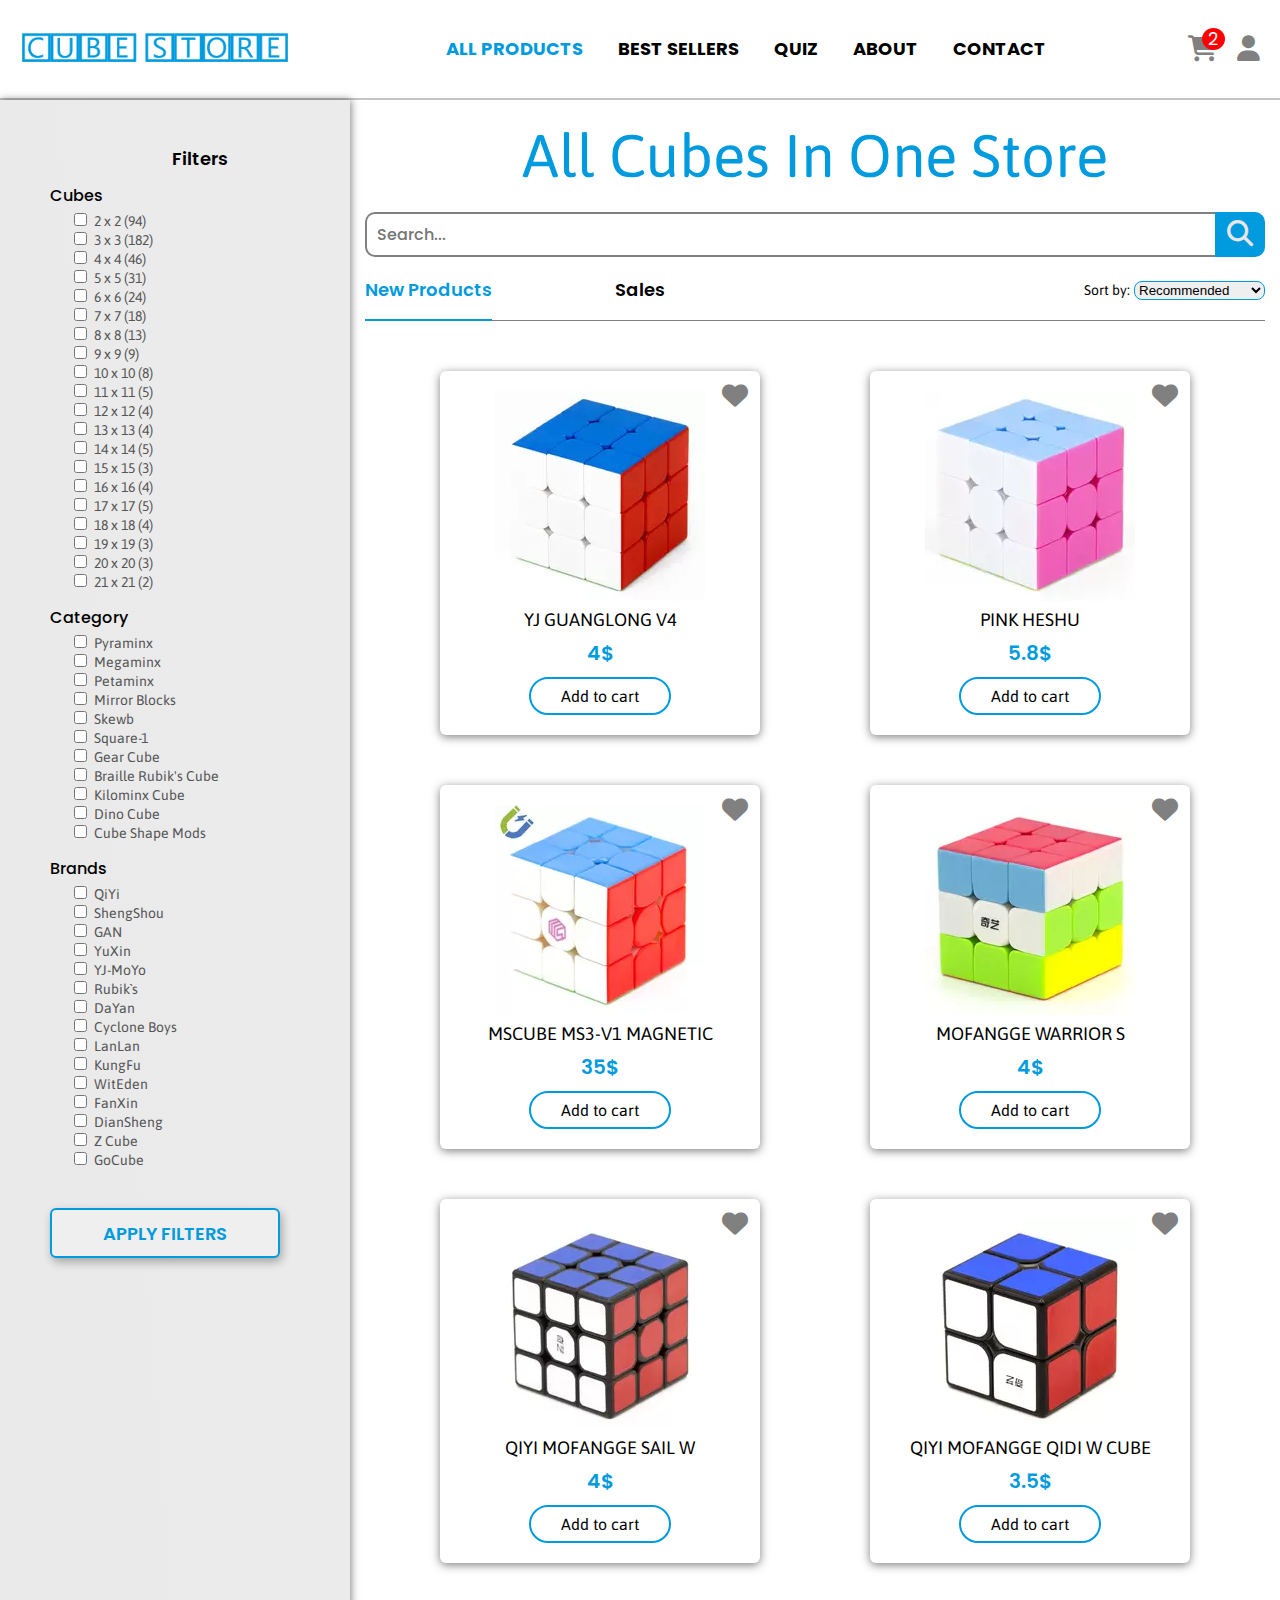
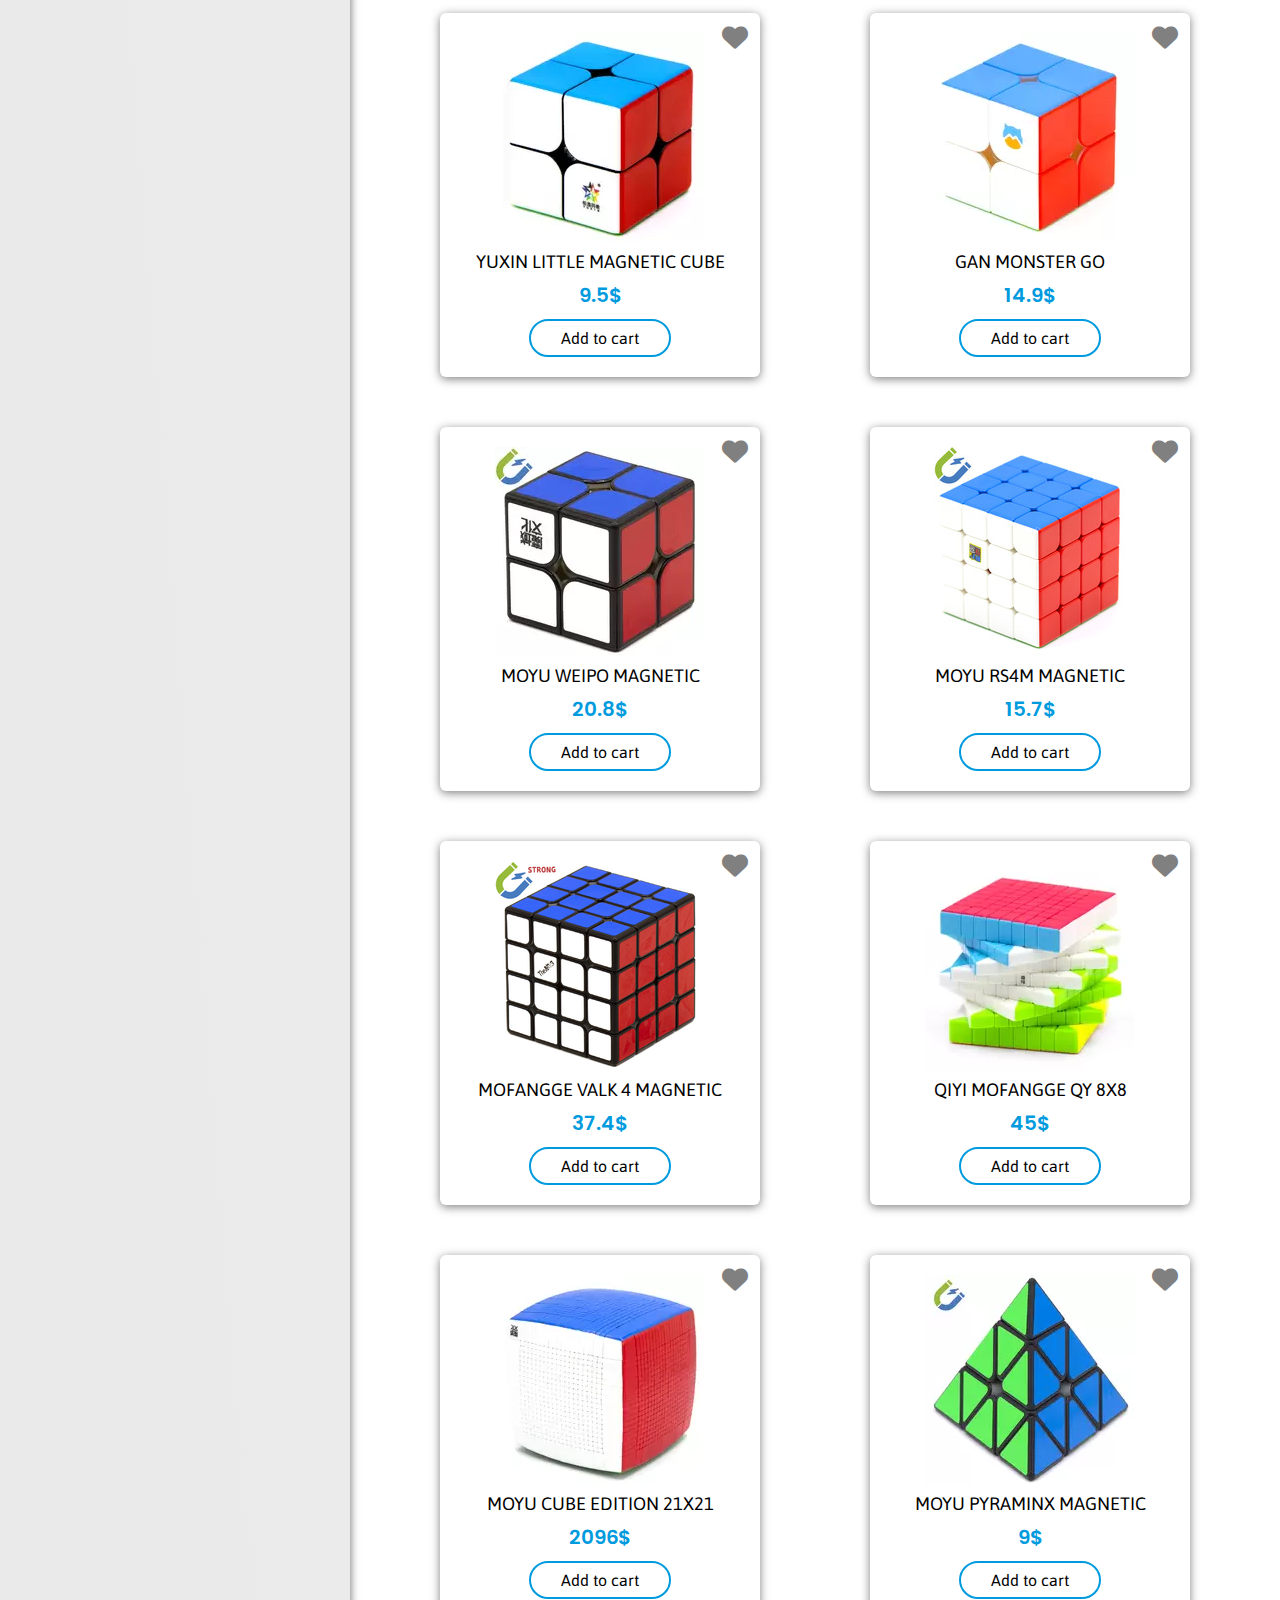
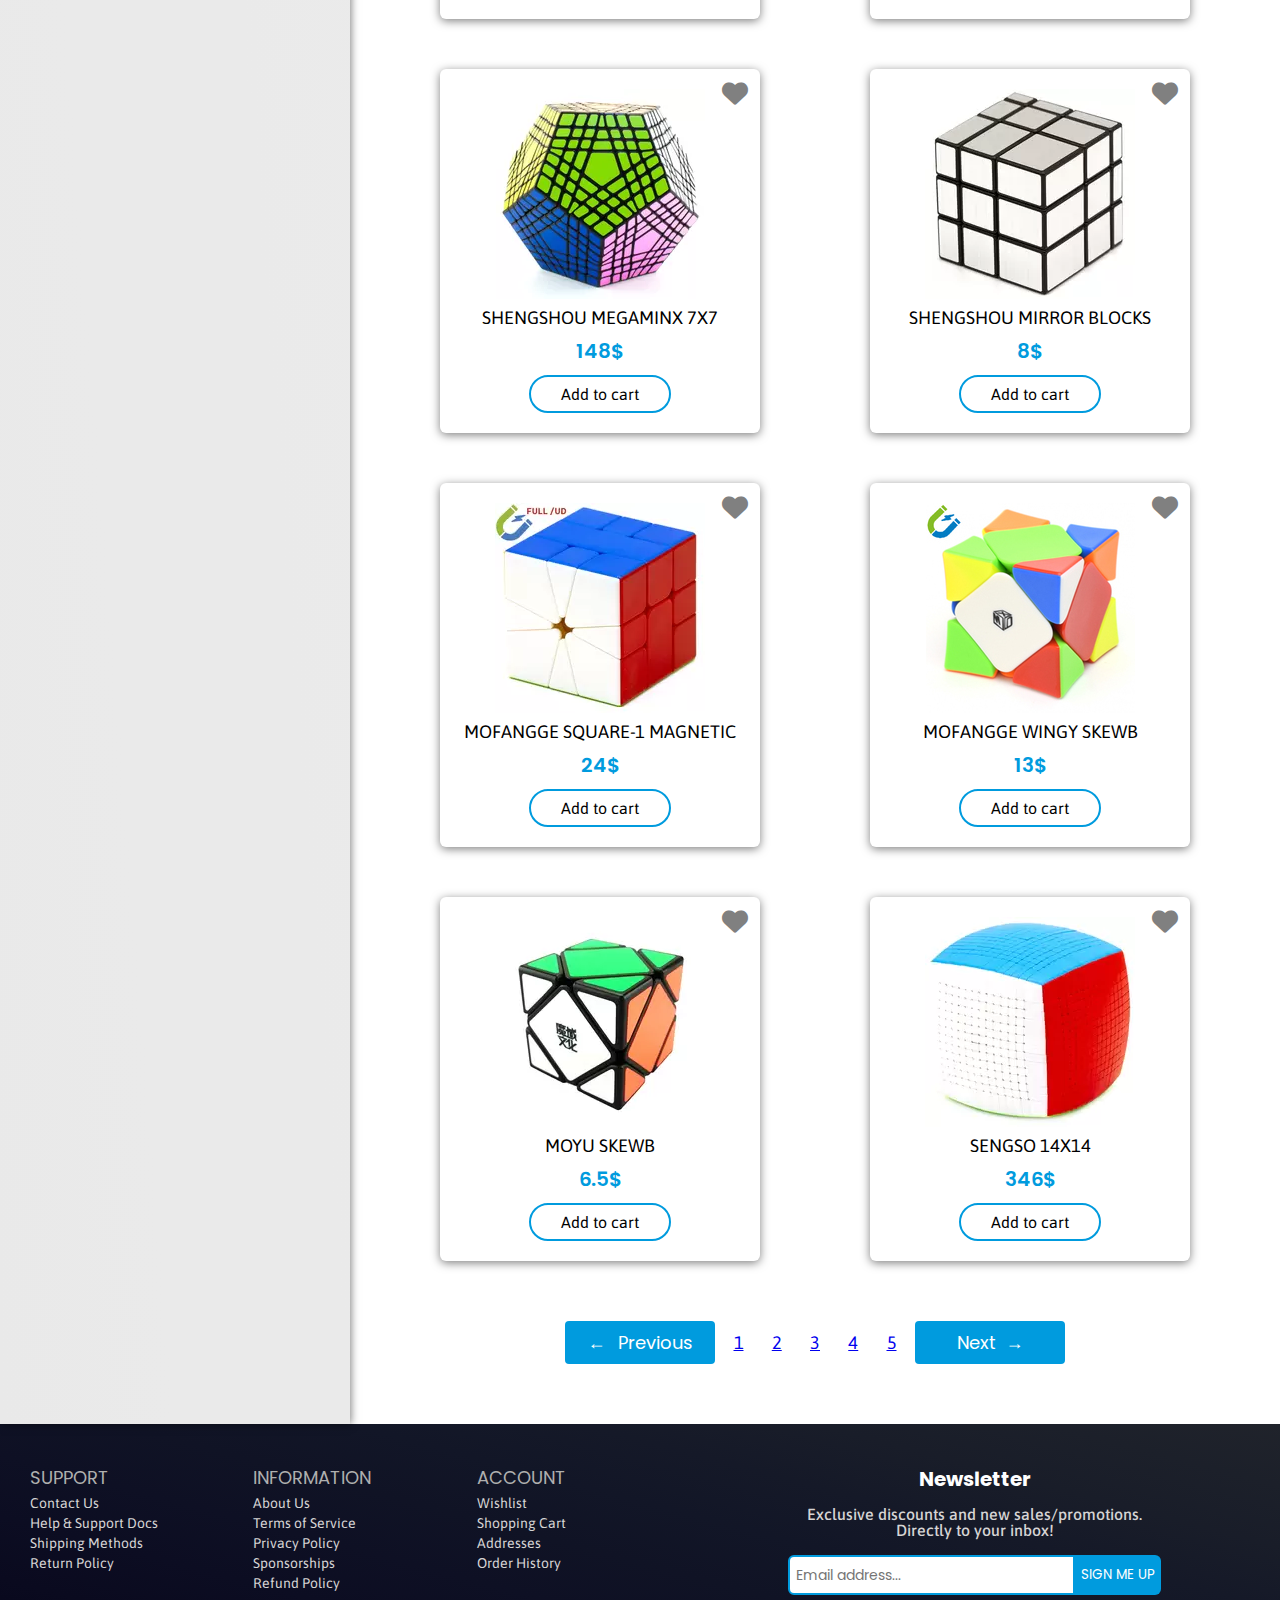
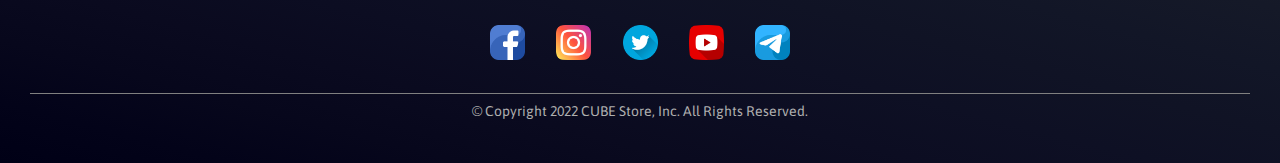
<file: index.html>
<!DOCTYPE html>
<html lang="en">
<head>
    <meta charset="UTF-8">
    <meta http-equiv="X-UA-Compatible" content="IE=edge">
    <meta name="viewport" content="width=device-width, initial-scale=1.0">
    <!-- SEO meta tags -->
    <meta name="description" content="CUBE Store. Georgia`s №1 retailer of cubes and IQ toys">
    <meta name="keywords" content="rubik`s cube, cube, cubes, 3x3 cube, cubes 3x3, 2x2 cube, cubes 2x2, petaminx, megaminx, pyraminx, rubiks cube, mirror block, puzzles, IQ toys, cube toys, cube shop, cube store, speed cubes, cubes for speedcubing, magnetic cubes">
    <meta name="author" content="Alex Mkhaili">
    <!-- FB meta tags -->
    <meta property="og:url"                content="https://alex-mkhaili.github.io/cube-store-project-139/index.html" />
    <meta property="og:type"               content="store" />
    <meta property="og:title"              content="CUBE Store" />
    <meta property="og:description"        content="Georgia`s №1 retailer of cubes and IQ toys" />
    <meta property="og:image"              content="http://cdn.shopify.com/s/files/1/0035/5205/1273/collections/gan356xb4_1200x1200.jpg?v=1650048633" />
    <link rel="shortcut icon" href="img/cube-store-favicon.png" type="image/x-icon">
    <title>Cube Store &rarr; High Quality Cubes</title>
    <link rel="preconnect" href="https://fonts.googleapis.com">
    <link rel="preconnect" href="https://fonts.gstatic.com" crossorigin>
    <link href="https://fonts.googleapis.com/css2?family=Asap:wght@500;700&family=Poppins:wght@400;500;600;700&display=swap" rel="stylesheet">
    <link rel="stylesheet" href="https://cdnjs.cloudflare.com/ajax/libs/font-awesome/6.1.2/css/all.min.css">
    <link rel="stylesheet" href="css/reset.css">
    <link rel="stylesheet" href="css/variables.css">
    <link rel="stylesheet" href="css/hovers.css">
    <link rel="stylesheet" href="css/header-styles.css">
    <link rel="stylesheet" href="css/aside-styles.css">
    <link rel="stylesheet" href="css/product-content.css">
    <link rel="stylesheet" href="css/footer-styles.css">
    <link rel="stylesheet" href="css/header-responsive.css">
    <link rel="stylesheet" href="css/product-responsive.css">
    <link rel="stylesheet" href="css/footer-responsive.css">
</head>
<body>
    <!-- Header -->
    <header>
        <div class="header-container">
            <div class="header-logo-block">
                <a href="index.html">
                    <img class="logo-img" src="img/header-logo.png" alt="Cube Store logo">
                </a>
            </div>
            <div class="header-nav-block">
                <nav class="header-nav">
                    <ul class="header-nav-ul">
                        <li class="header-ul-item"><a class="active1" href="index.html">All Products</a></li>
                        <li class="header-ul-item"><a href="best-sellers.html">Best Sellers</a></li>
                        <li class="header-ul-item"><a href="quiz.html">Quiz</a></li>
                        <li class="header-ul-item"><a href="about.html">About</a></li>
                        <li class="header-ul-item"><a href="contact.html">Contact</a></li>
                    </ul>
                </nav>
            </div>
            <div class="header-buttons-block">
                <div class="cart-icon-block">
                    <i class="fa-solid fa-cart-shopping cart-icon"></i>
                    <div class="cart-counter-block">
                        <p>2</p>
                    </div>
                </div>
                <button class="login-btn header-btn">Log in</button>
                <button class="signup-btn header-btn">Sign up</button>
                <i class="fa-solid fa-user user-icon"></i>
            </div>
            <button type="button" class="mobile-nav-button">
                <span class="mobile-nav-button__icon"></span>
            </button>
        </div>

        <div class="mobile-nav-container">
            <div class="mobile-nav-block">
                <a class="mobile-nav-logo-link" href="index.html">
                    <img class="mobile-logo-img" src="img/header-logo.png" alt="Cube Store logo">
                </a>
    
                <nav class="mobile-header-nav">
                    <ul class="mobile-header-nav-ul">
                        <li class="mobile-header-ul-item"><a class="mobile-nav-link" href="index.html">All Products</a></li>
                        <li class="mobile-header-ul-item"><a class="mobile-nav-link" href="best-sellers.html">Best Sellers</a></li>
                        <li class="mobile-header-ul-item"><a class="mobile-nav-link" href="quiz.html">Quiz</a></li>
                        <li class="mobile-header-ul-item"><a class="mobile-nav-link" href="about.html">About</a></li>
                        <li class="mobile-header-ul-item"><a class="mobile-nav-link" href="contact.html">Contact</a></li>
                    </ul>
                </nav>

                <div class="mobile-header-btn-block">
                    <button class="login-btn mobile-header-btn">Log in</button>
                    <button class="signup-btn mobile-header-btn">Sign up</button>
                </div>
            </div>
        </div>
    </header>
    <!-- End of Header -->

    <!-- Aside & Section -->
    <div class="filter__content-container">

        <aside class="filter-section">
            <div class="filter-title-block">
                <h3 class="filter-title">Filters</h3>        
            </div>
            <div class="filter-cubes">
                <div class="filter-subtitle">Cubes</div>
                <div class="filter-cubes-checkboxes">
                    <div class="checkbox-wraper">
                        <input type="checkbox" name="cube-type-1" id="cube-1">
                        <label class="cube-checkbox" for="cube-1">2 x 2 (94)</label>
                    </div>
                    <div class="checkbox-wraper">
                        <input type="checkbox" name="cube-type-2" id="cube-2">
                        <label class="cube-checkbox" for="cube-2">3 x 3 (182)</label>
                    </div>
                    <div class="checkbox-wraper">
                        <input type="checkbox" name="cube-type-3" id="cube-3">
                        <label class="cube-checkbox" for="cube-3">4 x 4 (46)</label>
                    </div>
                    <div class="checkbox-wraper">
                        <input type="checkbox" name="cube-type-4" id="cube-4">
                        <label class="cube-checkbox" for="cube-4">5 x 5 (31)</label>
                    </div>
                    <div class="checkbox-wraper">
                        <input type="checkbox" name="cube-type-5" id="cube-5">
                        <label class="cube-checkbox" for="cube-5">6 x 6 (24)</label>
                    </div>
                    <div class="checkbox-wraper">
                        <input type="checkbox" name="cube-type-6" id="cube-6">
                        <label class="cube-checkbox" for="cube-6">7 x 7 (18)</label>
                    </div>
                    <div class="checkbox-wraper">
                        <input type="checkbox" name="cube-type-7" id="cube-7">
                        <label class="cube-checkbox" for="cube-7">8 x 8 (13)</label>
                    </div>
                    <div class="checkbox-wraper">
                        <input type="checkbox" name="cube-type-8" id="cube-8">
                        <label class="cube-checkbox" for="cube-8">9 x 9 (9)</label>
                    </div>
                    <div class="checkbox-wraper">
                        <input type="checkbox" name="cube-type-9" id="cube-9">
                        <label class="cube-checkbox" for="cube-9">10 x 10 (8)</label>
                    </div>
                    <div class="checkbox-wraper">
                        <input type="checkbox" name="cube-type-10" id="cube-10">
                        <label class="cube-checkbox" for="cube-10">11 x 11 (5)</label>
                    </div>
                    <div class="checkbox-wraper">
                        <input type="checkbox" name="cube-type-11" id="cube-11">
                        <label class="cube-checkbox" for="cube-11">12 x 12 (4)</label>
                    </div>
                    <div class="checkbox-wraper">
                        <input type="checkbox" name="cube-type-12" id="cube-12">
                        <label class="cube-checkbox" for="cube-12">13 x 13 (4)</label>
                    </div>
                    <div class="checkbox-wraper">
                        <input type="checkbox" name="cube-type-13" id="cube-13">
                        <label class="cube-checkbox" for="cube-13">14 x 14 (5)</label>
                    </div>
                    <div class="checkbox-wraper">
                        <input type="checkbox" name="cube-type-14" id="cube-14">
                        <label class="cube-checkbox" for="cube-14">15 x 15 (3)</label>
                    </div>
                    <div class="checkbox-wraper">
                        <input type="checkbox" name="cube-type-15" id="cube-15">
                        <label class="cube-checkbox" for="cube-15">16 x 16 (4)</label>
                    </div>
                    <div class="checkbox-wraper">
                        <input type="checkbox" name="cube-type-16" id="cube-16">
                        <label class="cube-checkbox" for="cube-16">17 x 17 (5)</label>
                    </div>
                    <div class="checkbox-wraper">
                        <input type="checkbox" name="cube-type-17" id="cube-17">
                        <label class="cube-checkbox" for="cube-17">18 x 18 (4)</label>
                    </div> 
                    <div class="checkbox-wraper">
                        <input type="checkbox" name="cube-type-18" id="cube-18">
                        <label class="cube-checkbox" for="cube-18">19 x 19 (3)</label>
                    </div> 
                    <div class="checkbox-wraper">
                        <input type="checkbox" name="cube-type-19" id="cube-19">
                        <label class="cube-checkbox" for="cube-19">20 x 20 (3)</label>
                    </div> 
                    <div class="checkbox-wraper">
                        <input type="checkbox" name="cube-type-20" id="cube-20">
                        <label class="cube-checkbox" for="cube-20">21 x 21 (2)</label>
                    </div>         
                </div>
            </div>
            <div class="filter-category">
                <div class="filter-subtitle">Category</div>
                <div class="filter-category-checkboxes">
                    <div class="checkbox-wraper">
                        <input type="checkbox" name="cube-category-1" id="category-1">
                        <label class="category-checkbox" for="category-1">Pyraminx</label>
                    </div>
                    <div class="checkbox-wraper">
                        <input type="checkbox" name="cube-category-2" id="category-2">
                        <label class="category-checkbox" for="category-2">Megaminx</label>
                    </div>
                    <div class="checkbox-wraper">
                        <input type="checkbox" name="cube-category-3" id="category-3">
                        <label class="category-checkbox" for="category-3">Petaminx</label>
                    </div>
                    <div class="checkbox-wraper">
                        <input type="checkbox" name="cube-category-4" id="category-4">
                        <label class="category-checkbox" for="category-4">Mirror Blocks</label>
                    </div>
                    <div class="checkbox-wraper">
                        <input type="checkbox" name="cube-category-5" id="category-5">
                        <label class="category-checkbox" for="category-5">Skewb</label>
                    </div>
                    <div class="checkbox-wraper">
                        <input type="checkbox" name="cube-category-6" id="category-6">
                        <label class="category-checkbox" for="category-6">Square-1</label>
                    </div>
                    <div class="checkbox-wraper">
                        <input type="checkbox" name="cube-category-7" id="category-7">
                        <label class="category-checkbox" for="category-7">Gear Cube</label>
                    </div>
                    <div class="checkbox-wraper">
                        <input type="checkbox" name="cube-category-8" id="category-8">
                        <label class="category-checkbox" for="category-8">Braille Rubik's Cube</label>
                    </div>
                    <div class="checkbox-wraper">
                        <input type="checkbox" name="cube-category-9" id="category-9">
                        <label class="category-checkbox" for="category-9">Kilominx Cube</label>
                    </div>
                    <div class="checkbox-wraper">
                        <input type="checkbox" name="cube-category-10" id="category-10">
                        <label class="category-checkbox" for="category-10">Dino Cube</label>
                    </div>
                    <div class="checkbox-wraper">
                        <input type="checkbox" name="cube-category-11" id="category-11">
                        <label class="category-checkbox" for="category-11">Cube Shape Mods</label>
                    </div>
                    
    
                </div>
            </div>
            <div class="filter-brands">
                <div class="filter-subtitle">Brands</div>
                <div class="filter-brands-checkboxes">
                    <div class="checkbox-wraper">
                        <input type="checkbox" name="cube-brand-1" id="brand-1">
                        <label class="brand-checkbox" for="brand-1">QiYi</label>
                    </div>
                    <div class="checkbox-wraper">
                        <input type="checkbox" name="cube-brand-2" id="brand-2">
                        <label class="brand-checkbox" for="brand-2">ShengShou</label>
                    </div>
                    <div class="checkbox-wraper">
                        <input type="checkbox" name="cube-brand-3" id="brand-3">
                        <label class="brand-checkbox" for="brand-3">GAN</label>
                    </div>
                    <div class="checkbox-wraper">
                        <input type="checkbox" name="cube-brand-4" id="brand-4">
                        <label class="brand-checkbox" for="brand-4">YuXin</label>
                    </div>
                    <div class="checkbox-wraper">
                        <input type="checkbox" name="cube-brand-5" id="brand-5">
                        <label class="brand-checkbox" for="brand-5">YJ-MoYo</label>
                    </div>
                    <div class="checkbox-wraper">
                        <input type="checkbox" name="cube-brand-6" id="brand-6">
                        <label class="brand-checkbox" for="brand-6">Rubik`s</label>
                    </div>
                    <div class="checkbox-wraper">
                        <input type="checkbox" name="cube-brand-7" id="brand-7">
                        <label class="brand-checkbox" for="brand-7">DaYan</label>
                    </div>
                    <div class="checkbox-wraper">
                        <input type="checkbox" name="cube-brand-8" id="brand-8">
                        <label class="brand-checkbox" for="brand-8">Cyclone Boys</label>
                    </div>
                    <div class="checkbox-wraper">
                        <input type="checkbox" name="cube-brand-9" id="brand-9">
                        <label class="brand-checkbox" for="brand-9">LanLan</label>
                    </div>
                    <div class="checkbox-wraper">
                        <input type="checkbox" name="cube-brand-10" id="brand-10">
                        <label class="brand-checkbox" for="brand-10">KungFu</label>
                    </div>
                    <div class="checkbox-wraper">
                        <input type="checkbox" name="cube-brand-11" id="brand-11">
                        <label class="brand-checkbox" for="brand-11">WitEden</label>
                    </div>
                    <div class="checkbox-wraper">
                        <input type="checkbox" name="cube-brand-12" id="brand-12">
                        <label class="brand-checkbox" for="brand-12">FanXin</label>
                    </div>
                    <div class="checkbox-wraper">
                        <input type="checkbox" name="cube-brand-13" id="brand-13">
                        <label class="brand-checkbox" for="brand-13">DianSheng</label>
                    </div>
                    <div class="checkbox-wraper">
                        <input type="checkbox" name="cube-brand-14" id="brand-14">
                        <label class="brand-checkbox" for="brand-14">Z Cube</label>
                    </div>
                    <div class="checkbox-wraper">
                        <input type="checkbox" name="cube-brand-15" id="brand-15">
                        <label class="brand-checkbox" for="brand-15">GoCube</label>
                    </div>
                </div>
            </div>
            <div class="filter-btn-block">
                <button class="filter-btn">Apply Filters</button>
            </div>
        </aside>

        <div  class="product-container">
            <div class="main-title-block">
                <h1 class="main-title">all cubes in one store</h1>
            </div>
            <div class="search-container">
                <form class="search-container-form" action="#">
                    <input class="product-search" type="search" name="search" id="product-search" placeholder="Search...">
                    <button class="product-search-btn"><i class="fa-solid fa-magnifying-glass"></i></button>
                </form>
                <div class="after-search-filter-block">
                    <p>Filter</p>
                </div>
            </div>
            <div class="sort-container">
                <div class="content-navigation-blocks">
                    <div class="content-nav-1">
                        <p class="content-nav-text active2">New Products</p>
                    </div>
                    <div class="content-nav-2">
                        <p class="content-nav-text">Sales</p>
                    </div>
                </div>
                <div class="content-sort-block">
                    <form action="#">
                        <label for="sort-dropdown">Sort by:</label>
                        <select name="sort" id="sort-dropdown">
                            <option value="newest">Newest first</option>
                            <option value="low-to-high">Price: Low to High</option>
                            <option value="high-to-low">Price: High to Low</option>
                            <option value="recommended" selected>Recommended</option>
                        </select>
                    </form>
                </div>
            </div>
            <div class="content-sort-block-2">
                <form action="#">
                    <label for="sort-dropdown">Sort by:</label>
                    <select name="sort" id="sort-dropdown-2">
                        <option value="newest">Newest first</option>
                        <option value="low-to-high">Price: Low to High</option>
                        <option value="high-to-low">Price: High to Low</option>
                        <option value="recommended" selected>Recommended</option>
                    </select>
                </form>
            </div>
            <div class="product-content-container">
                
                <div class="product-block">
                    <div class="product-img-block">
                        <img class="product-img" src="img/product-img-3x3-1.webp" alt="Cube Image">
                    </div>
                    <div class="product-title-block">
                        <p class="product-title-text">YJ GUANGLONG V4</p>
                    </div>
                    <div class="product-price-block">
                        <p class="product-price">4$</p>
                    </div>
                    <div class="product-btn-block">
                        <button class="product-btn">Add to cart</button>
                    </div>
                    <i class="fa-solid fa-heart heart-icon"></i>
                </div>

                <div class="product-block">
                    <div class="product-img-block">
                        <img class="product-img" src="img/product-img-3x3-2.webp" alt="Cube Image">
                    </div>
                    <div class="product-title-block">
                        <p class="product-title-text">PINK HESHU</p>
                    </div>
                    <div class="product-price-block">
                        <p class="product-price">5.8$</p>
                    </div>
                    <div class="product-btn-block">
                        <button class="product-btn">Add to cart</button>
                    </div>
                    <i class="fa-solid fa-heart heart-icon"></i>
                </div>

                <div class="product-block">
                    <div class="product-img-block">
                        <img class="product-img" src="img/product-img-3x3-3.webp" alt="Cube Image">
                    </div>
                    <div class="product-title-block">
                        <p class="product-title-text">MSCUBE MS3-V1 MAGNETIC</p>
                    </div>
                    <div class="product-price-block">
                        <p class="product-price">35$</p>
                    </div>
                    <div class="product-btn-block">
                        <button class="product-btn">Add to cart</button>
                    </div>
                    <i class="fa-solid fa-heart heart-icon"></i>
                </div>

                <div class="product-block">
                    <div class="product-img-block">
                        <img class="product-img" src="img/product-img-3x3-4.webp" alt="Cube Image">
                    </div>
                    <div class="product-title-block">
                        <p class="product-title-text">MOFANGGE WARRIOR S</p>
                    </div>
                    <div class="product-price-block">
                        <p class="product-price">4$</p>
                    </div>
                    <div class="product-btn-block">
                        <button class="product-btn">Add to cart</button>
                    </div>
                    <i class="fa-solid fa-heart heart-icon"></i>
                </div>

                <div class="product-block">
                    <div class="product-img-block">
                        <img class="product-img" src="img/product-img-3x3-5.webp" alt="Cube Image">
                    </div>
                    <div class="product-title-block">
                        <p class="product-title-text">QIYI MOFANGGE SAIL W</p>
                    </div>
                    <div class="product-price-block">
                        <p class="product-price">4$</p>
                    </div>
                    <div class="product-btn-block">
                        <button class="product-btn">Add to cart</button>
                    </div>
                    <i class="fa-solid fa-heart heart-icon"></i>
                </div>

                <div class="product-block">
                    <div class="product-img-block">
                        <img class="product-img" src="img/product-img-2x2-1.webp" alt="Cube Image">
                    </div>
                    <div class="product-title-block">
                        <p class="product-title-text">QIYI MOFANGGE QIDI W CUBE</p>
                    </div>
                    <div class="product-price-block">
                        <p class="product-price">3.5$</p>
                    </div>
                    <div class="product-btn-block">
                        <button class="product-btn">Add to cart</button>
                    </div>
                    <i class="fa-solid fa-heart heart-icon"></i>
                </div>

                <div class="product-block">
                    <div class="product-img-block">
                        <img class="product-img" src="img/product-img-2x2-2.webp" alt="Cube Image">
                    </div>
                    <div class="product-title-block">
                        <p class="product-title-text">YUXIN LITTLE MAGNETIC CUBE</p>
                    </div>
                    <div class="product-price-block">
                        <p class="product-price">9.5$</p>
                    </div>
                    <div class="product-btn-block">
                        <button class="product-btn">Add to cart</button>
                    </div>
                    <i class="fa-solid fa-heart heart-icon"></i>
                </div>

                <div class="product-block">
                    <div class="product-img-block">
                        <img class="product-img" src="img/product-img-2x2-3.webp" alt="Cube Image">
                    </div>
                    <div class="product-title-block">
                        <p class="product-title-text">GAN MONSTER GO</p>
                    </div>
                    <div class="product-price-block">
                        <p class="product-price">14.9$</p>
                    </div>
                    <div class="product-btn-block">
                        <button class="product-btn">Add to cart</button>
                    </div>
                    <i class="fa-solid fa-heart heart-icon"></i>
                </div>

                <div class="product-block">
                    <div class="product-img-block">
                        <img class="product-img" src="img/product-img-2x2-4.webp" alt="Cube Image">
                    </div>
                    <div class="product-title-block">
                        <p class="product-title-text">MOYU WEIPO MAGNETIC</p>
                    </div>
                    <div class="product-price-block">
                        <p class="product-price">20.8$</p>
                    </div>
                    <div class="product-btn-block">
                        <button class="product-btn">Add to cart</button>
                    </div>
                    <i class="fa-solid fa-heart heart-icon"></i>
                </div>

                <div class="product-block">
                    <div class="product-img-block">
                        <img class="product-img" src="img/product-img-4x4-1.webp" alt="Cube Image">
                    </div>
                    <div class="product-title-block">
                        <p class="product-title-text">MOYU RS4M MAGNETIC</p>
                    </div>
                    <div class="product-price-block">
                        <p class="product-price">15.7$</p>
                    </div>
                    <div class="product-btn-block">
                        <button class="product-btn">Add to cart</button>
                    </div>
                    <i class="fa-solid fa-heart heart-icon"></i>
                </div>

                <div class="product-block">
                    <div class="product-img-block">
                        <img class="product-img" src="img/product-img-4x4-2.webp" alt="Cube Image">
                    </div>
                    <div class="product-title-block">
                        <p class="product-title-text">MOFANGGE VALK 4 MAGNETIC</p>
                    </div>
                    <div class="product-price-block">
                        <p class="product-price">37.4$</p>
                    </div>
                    <div class="product-btn-block">
                        <button class="product-btn">Add to cart</button>
                    </div>
                    <i class="fa-solid fa-heart heart-icon"></i>
                </div>

                <div class="product-block">
                    <div class="product-img-block">
                        <img class="product-img" src="img/product-img-8x8-1.webp" alt="Cube Image">
                    </div>
                    <div class="product-title-block">
                        <p class="product-title-text">QIYI MOFANGGE QY 8X8</p>
                    </div>
                    <div class="product-price-block">
                        <p class="product-price">45$</p>
                    </div>
                    <div class="product-btn-block">
                        <button class="product-btn">Add to cart</button>
                    </div>
                    <i class="fa-solid fa-heart heart-icon"></i>
                </div>

                <div class="product-block">
                    <div class="product-img-block">
                        <img class="product-img" src="img/product-img-21x21-1.webp" alt="Cube Image">
                    </div>
                    <div class="product-title-block">
                        <p class="product-title-text">MOYU CUBE EDITION 21X21</p>
                    </div>
                    <div class="product-price-block">
                        <p class="product-price">2096$</p>
                    </div>
                    <div class="product-btn-block">
                        <button class="product-btn">Add to cart</button>
                    </div>
                    <i class="fa-solid fa-heart heart-icon"></i>
                </div>

                <div class="product-block">
                    <div class="product-img-block">
                        <img class="product-img" src="img/product-img-pyraminx-1.webp" alt="Cube Image">
                    </div>
                    <div class="product-title-block">
                        <p class="product-title-text">MOYU PYRAMINX MAGNETIC</p>
                    </div>
                    <div class="product-price-block">
                        <p class="product-price">9$</p>
                    </div>
                    <div class="product-btn-block">
                        <button class="product-btn">Add to cart</button>
                    </div>
                    <i class="fa-solid fa-heart heart-icon"></i>
                </div>

                <div class="product-block">
                    <div class="product-img-block">
                        <img class="product-img" src="img/product-img-megaminx-1.webp" alt="Cube Image">
                    </div>
                    <div class="product-title-block">
                        <p class="product-title-text">SHENGSHOU MEGAMINX 7X7</p>
                    </div>
                    <div class="product-price-block">
                        <p class="product-price">148$</p>
                    </div>
                    <div class="product-btn-block">
                        <button class="product-btn">Add to cart</button>
                    </div>
                    <i class="fa-solid fa-heart heart-icon"></i>
                </div>

                <div class="product-block">
                    <div class="product-img-block">
                        <img class="product-img" src="img/product-img-mirror-block-1.webp" alt="Cube Image">
                    </div>
                    <div class="product-title-block">
                        <p class="product-title-text">SHENGSHOU MIRROR BLOCKS</p>
                    </div>
                    <div class="product-price-block">
                        <p class="product-price">8$</p>
                    </div>
                    <div class="product-btn-block">
                        <button class="product-btn">Add to cart</button>
                    </div>
                    <i class="fa-solid fa-heart heart-icon"></i>
                </div>

                <div class="product-block">
                    <div class="product-img-block">
                        <img class="product-img" src="img/product-img-square-1.webp" alt="Cube Image">
                    </div>
                    <div class="product-title-block">
                        <p class="product-title-text">MOFANGGE SQUARE-1 MAGNETIC</p>
                    </div>
                    <div class="product-price-block">
                        <p class="product-price">24$</p>
                    </div>
                    <div class="product-btn-block">
                        <button class="product-btn">Add to cart</button>
                    </div>
                    <i class="fa-solid fa-heart heart-icon"></i>
                </div>

                <div class="product-block">
                    <div class="product-img-block">
                        <img class="product-img" src="img/product-img-skewb-1.webp" alt="Cube Image">
                    </div>
                    <div class="product-title-block">
                        <p class="product-title-text">MOFANGGE WINGY SKEWB</p>
                    </div>
                    <div class="product-price-block">
                        <p class="product-price">13$</p>
                    </div>
                    <div class="product-btn-block">
                        <button class="product-btn">Add to cart</button>
                    </div>
                    <i class="fa-solid fa-heart heart-icon"></i>
                </div>

                <div class="product-block">
                    <div class="product-img-block">
                        <img class="product-img" src="img/product-img-skewb-2.webp" alt="Cube Image">
                    </div>
                    <div class="product-title-block">
                        <p class="product-title-text">MOYU SKEWB</p>
                    </div>
                    <div class="product-price-block">
                        <p class="product-price">6.5$</p>
                    </div>
                    <div class="product-btn-block">
                        <button class="product-btn">Add to cart</button>
                    </div>
                    <i class="fa-solid fa-heart heart-icon"></i>
                </div>

                <div class="product-block">
                    <div class="product-img-block">
                        <img class="product-img" src="img/product-img-14x14-1.webp" alt="Cube Image">
                    </div>
                    <div class="product-title-block">
                        <p class="product-title-text">SENGSO 14X14</p>
                    </div>
                    <div class="product-price-block">
                        <p class="product-price">346$</p>
                    </div>
                    <div class="product-btn-block">
                        <button class="product-btn">Add to cart</button>
                    </div>
                    <i class="fa-solid fa-heart heart-icon"></i>
                </div>
            </div>
            <div class="page-navigation-block">
                <button class="page-nav-btn"><span class="previous-entity">&larr;</span><span class="btn-text">Previous</span></button>
                <div class="page-number-block">
                    <a href="#">1</a>
                    <a href="#">2</a>
                    <a href="#">3</a>
                    <a href="#">4</a>
                    <a href="#">5</a>
                </div>
                <button class="page-nav-btn"><span class="btn-text">Next</span><span class="next-entity">&rarr;</span></button>
            </div>            
        </div>
    </div>
    <!-- End of Aside & Section -->

    <!-- Footer -->
    <footer id="footer">
        <div class="footer-container">
            <div class="footer-info-block">
                <div class="footer-block">
                    <h5 class="footer-nav-title">Support</h5>
                    <ul>
                        <li><a href="contact.html">Contact Us</a></li>
                        <li><a href="#footer">Help & Support Docs</a></li>
                        <li><a href="#footer">Shipping Methods</a></li>
                        <li><a href="#footer">Return Policy</a></li>
                    </ul>
                </div>
                <div class="footer-block">
                    <h5 class="footer-nav-title">Information</h5>
                    <ul>
                        <li><a href="about.html">About Us</a></li>
                        <li><a href="#footer">Terms of Service</a></li>
                        <li><a href="#footer">Privacy Policy</a></li>
                        <li><a href="#footer">Sponsorships</a></li>
                        <li><a href="#footer">Refund Policy</a></li>
                    </ul>
                </div>
                <div class="footer-block">
                    <h5 class="footer-nav-title">Account</h5>
                    <ul>
                        <li><a href="#footer">Wishlist</a></li>
                        <li><a href="#footer">Shopping Cart</a></li>
                        <li><a href="contact.html">Addresses</a></li>
                        <li><a href="#footer">Order History</a></li>
                    </ul>
                </div>
                <div class="newsletter-block">
                    <h4 class="newsletter">Newsletter</h4>
                    <p class="newsletter-text">Exclusive discounts and new sales/promotions. Directly to your inbox!</p>
                    <form class="footer-form" action="#">
                        <input type="email" name="email" id="email-newsletter" placeholder="Email address...">
                        <button class="newsletter-btn">Sign me up</button>
                    </form>
                </div>
            </div>
            <div class="footer-icons-block">
                <div class="icons-box">
                    <a href="https://www.facebook.com/" target="_blank">
                        <img class="social-media-icon" src="img/facebook.png" alt="Facebook icon">
                    </a>
                    <a href="https://www.instagram.com/" target="_blank">
                        <img class="social-media-icon" src="img/instagram.png" alt="Instagram icon">
                    </a>
                    <a href="https://twitter.com/?lang=en" target="_blank">
                        <img class="social-media-icon" src="img/twitter.png" alt="Twitter icon">
                    </a>
                    <a href="https://www.youtube.com/" target="_blank">
                        <img class="social-media-icon" src="img/youtube.png" alt="Youtube icon">
                    </a>
                    <a href="https://telegram.org/" target="_blank">
                        <img class="social-media-icon" src="img/telegram.png" alt="Telegram icon">
                    </a>
                </div>
            </div>
            <div class="copyright-info-block">
                <p class="copyright-text">&#169; Copyright 2022 CUBE Store, Inc. All Rights Reserved.</p>
            </div>

            <div class="footer-container-2">
                <div class="footer-info-block-2">
                    <div class="footer-block-2">
                        <h5 class="footer-nav-title">Support</h5>
                        <ul>
                            <li><a href="contact.html">Contact Us</a></li>
                            <li><a href="#footer">Help & Support Docs</a></li>
                            <li><a href="#footer">Shipping Methods</a></li>
                            <li><a href="#footer">Return Policy</a></li>
                        </ul>
                    </div>
                    <div class="footer-block-2">
                        <h5 class="footer-nav-title">Information</h5>
                        <ul>
                            <li><a href="about.html">About Us</a></li>
                            <li><a href="#footer">Terms of Service</a></li>
                            <li><a href="#footer">Privacy Policy</a></li>
                            <li><a href="#footer">Sponsorships</a></li>
                            <li><a href="#footer">Refund Policy</a></li>
                        </ul>
                    </div>
                    <div class="footer-block-2">
                        <h5 class="footer-nav-title">Account</h5>
                        <ul>
                            <li><a href="#footer">Wishlist</a></li>
                            <li><a href="#footer">Shopping Cart</a></li>
                            <li><a href="contact.html">Addresses</a></li>
                            <li><a href="#footer">Order History</a></li>
                        </ul>
                    </div>
                </div>

                <div class="newsletter-icons-block-2">
                    <div class="newsletter-block-2">
                        <h4 class="newsletter">Newsletter</h4>
                        <p class="newsletter-text">Exclusive discounts and new sales/promotions. Directly to your inbox!</p>
                        <form class="footer-form" action="#">
                            <input type="email" name="email" id="email-newsletter-2" placeholder="Email address...">
                            <button class="newsletter-btn">Sign me up</button>
                        </form>
                    </div>

                    <div class="footer-icons-block-2">
                        <div class="icons-box">
                            <a href="https://www.facebook.com/" target="_blank">
                                <img class="social-media-icon" src="img/facebook.png" alt="Facebook icon">
                            </a>
                            <a href="https://www.instagram.com/" target="_blank">
                                <img class="social-media-icon" src="img/instagram.png" alt="Instagram icon">
                            </a>
                            <a href="https://twitter.com/?lang=en" target="_blank">
                                <img class="social-media-icon" src="img/twitter.png" alt="Twitter icon">
                            </a>
                            <a href="https://www.youtube.com/" target="_blank">
                                <img class="social-media-icon" src="img/youtube.png" alt="Youtube icon">
                            </a>
                            <a href="https://telegram.org/" target="_blank">
                                <img class="social-media-icon" src="img/telegram.png" alt="Telegram icon">
                            </a>
                        </div>
                    </div>
                </div>

                <div class="copyright-info-block-2">
                    <p class="copyright-text-2">&#169; Copyright 2022 CUBE Store, Inc. All Rights Reserved.</p>
                </div>
            </div>
        </div>
    </footer>
    <script src="js/main.js"></script>
</body>
</html>
</file>
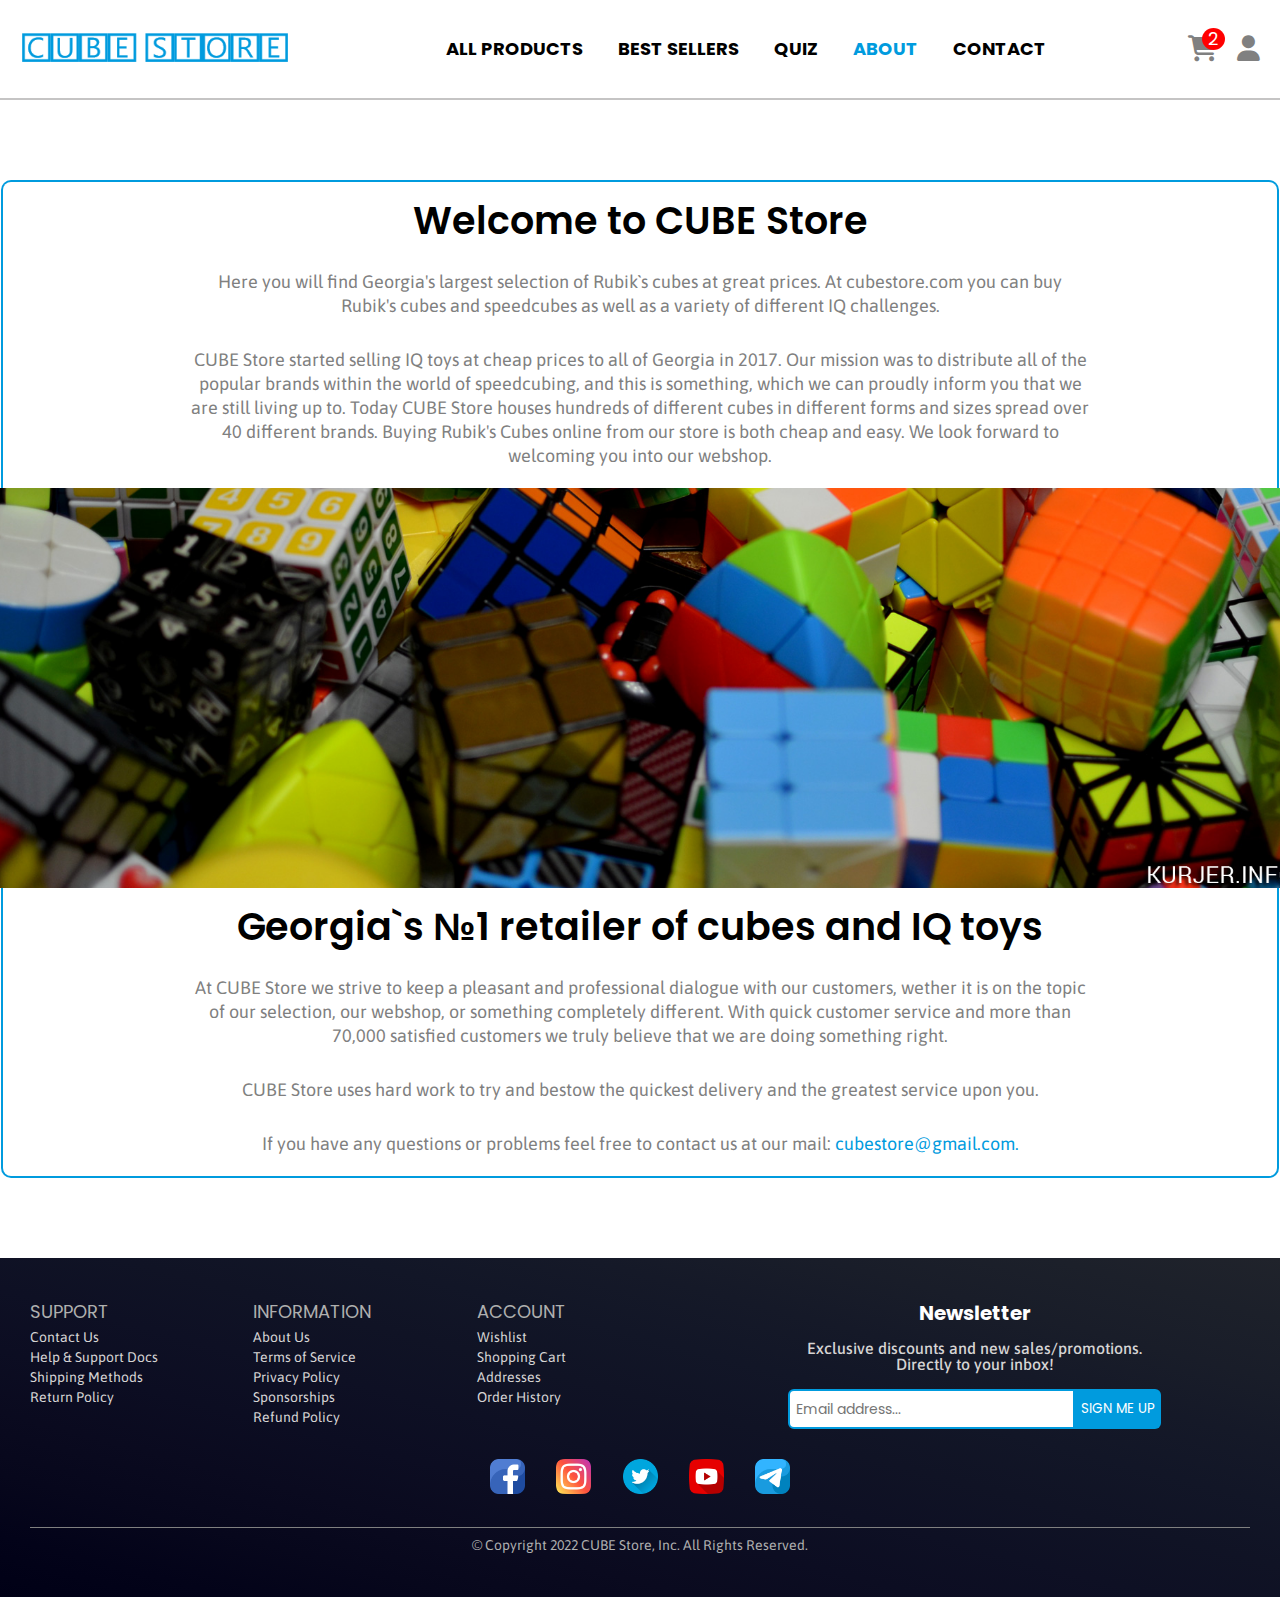
<file: about.html>
<!DOCTYPE html>
<html lang="en">
<head>
    <meta charset="UTF-8">
    <meta http-equiv="X-UA-Compatible" content="IE=edge">
    <meta name="viewport" content="width=device-width, initial-scale=1.0">
    <link rel="shortcut icon" href="img/cube-store-favicon.png" type="image/x-icon">
    <title>Cube Store &rarr; High Quality Cubes</title>
    <link rel="preconnect" href="https://fonts.googleapis.com">
    <link rel="preconnect" href="https://fonts.gstatic.com" crossorigin>
    <link href="https://fonts.googleapis.com/css2?family=Asap:wght@500;700&family=Poppins:wght@400;500;600;700&display=swap" rel="stylesheet">
    <link rel="stylesheet" href="https://cdnjs.cloudflare.com/ajax/libs/font-awesome/6.1.2/css/all.min.css">
    <link rel="stylesheet" href="css/reset.css">
    <link rel="stylesheet" href="css/variables.css">
    <link rel="stylesheet" href="css/hovers.css">
    <link rel="stylesheet" href="css/header-styles.css">
    <link rel="stylesheet" href="css/about-styles.css">
    <link rel="stylesheet" href="css/footer-styles.css">
    <link rel="stylesheet" href="css/header-responsive.css">
    <link rel="stylesheet" href="css/about-responsive.css">
    <link rel="stylesheet" href="css/footer-responsive.css">
</head>
<body>
    <!-- Header -->
    <header>
        <div class="header-container">
            <div class="header-logo-block">
                <a href="index.html">
                    <img class="logo-img" src="img/header-logo.png" alt="Cube Store logo">
                </a>
            </div>
            <div class="header-nav-block">
                <nav class="header-nav">
                    <ul class="header-nav-ul">
                        <li class="header-ul-item"><a href="index.html">All Products</a></li>
                        <li class="header-ul-item"><a href="best-sellers.html">Best Sellers</a></li>
                        <li class="header-ul-item"><a href="quiz.html">Quiz</a></li>
                        <li class="header-ul-item"><a class="active1" href="about.html">About</a></li>
                        <li class="header-ul-item"><a href="contact.html">Contact</a></li>
                    </ul>
                </nav>
            </div>
            <div class="header-buttons-block">
                <div class="cart-icon-block">
                    <i class="fa-solid fa-cart-shopping cart-icon"></i>
                    <div class="cart-counter-block">
                        <p>2</p>
                    </div>
                </div>
                <button class="login-btn header-btn">Log in</button>
                <button class="signup-btn header-btn">Sign up</button>
                <i class="fa-solid fa-user user-icon"></i>
            </div>
            <button type="button" class="mobile-nav-button">
                <span class="mobile-nav-button__icon"></span>
            </button>
        </div>

        <div class="mobile-nav-container">
            <div class="mobile-nav-block">
                <a class="mobile-nav-logo-link" href="index.html">
                    <img class="mobile-logo-img" src="img/header-logo.png" alt="Cube Store logo">
                </a>
    
                <nav class="mobile-header-nav">
                    <ul class="mobile-header-nav-ul">
                        <li class="mobile-header-ul-item"><a class="mobile-nav-link" href="index.html">All Products</a></li>
                        <li class="mobile-header-ul-item"><a class="mobile-nav-link" href="best-sellers.html">Best Sellers</a></li>
                        <li class="mobile-header-ul-item"><a class="mobile-nav-link" href="quiz.html">Quiz</a></li>
                        <li class="mobile-header-ul-item"><a class="mobile-nav-link" href="about.html">About</a></li>
                        <li class="mobile-header-ul-item"><a class="mobile-nav-link" href="contact.html">Contact</a></li>
                    </ul>
                </nav>

                <div class="mobile-header-btn-block">
                    <button class="login-btn mobile-header-btn">Log in</button>
                    <button class="signup-btn mobile-header-btn">Sign up</button>
                </div>
            </div>
        </div>
    </header>
    <!-- End of Header -->

    <!-- Section -->
    <section>
        <div class="section-container">
            <div class="about-info-container top-block">
                <div class="about-info-content-block">
                    <div class="about-info-title-block">
                        <h2 class="about-info-title">Welcome to CUBE Store</h2>
                    </div>
                    <div class="about-info-text-block">
                        <p class="about-info-text about-text-margin">Here you will find Georgia's largest selection of Rubik`s cubes at great prices. At cubestore.com you can buy Rubik's cubes and speedcubes as well as a variety of different IQ challenges.
                        </p>
                        <p class="about-info-text">
                            CUBE Store started selling IQ toys at cheap prices to all of Georgia in 2017. Our mission was to distribute all of the popular brands within the world of speedcubing, and this is something, which we can proudly inform you that we are still living up to. Today CUBE Store houses hundreds of different cubes in different forms and sizes spread over 40 different brands. Buying Rubik's Cubes online from our store is both cheap and easy. We look forward to welcoming you into our webshop.
                        </p>
                    </div>
                </div>
            </div>

            <div class="store-img-container"></div>
            
            <div class="about-info-container bottom-block">
                <div class="about-info-content-block">
                    <div class="about-info-title-block about-title-margin">
                        <h2 class="about-info-title">Georgia`s №1 retailer of cubes and IQ toys</h2>
                    </div>
                    <div class="about-info-text-block">
                        <p class="about-info-text">
                            At CUBE Store we strive to keep a pleasant and professional dialogue with our customers, wether it is on the topic of our selection, our webshop, or something completely different. With quick customer service and more than 70,000 satisfied customers we truly believe that we are doing something right.
                        </p>
                        <p class="about-info-text about-text-margin">
                            CUBE Store uses hard work to try and bestow the quickest delivery and the greatest service upon you.
                        </p>
                        <p class="about-info-text">
                            If you have any questions or problems feel free to contact us at our mail: <a href="mailto:cubestore@gmail.com?subject=Hello%20from%20Alex!">cubestore@gmail.com.</a>
                        </p>
                    </div>
                </div>
            </div>
        </div>
    </section>
    <!-- End of Section -->

    <!-- Footer -->
    <footer id="footer">
        <div class="footer-container">
            <div class="footer-info-block">
                <div class="footer-block">
                    <h5 class="footer-nav-title">Support</h5>
                    <ul>
                        <li><a href="contact.html">Contact Us</a></li>
                        <li><a href="#footer">Help & Support Docs</a></li>
                        <li><a href="#footer">Shipping Methods</a></li>
                        <li><a href="#footer">Return Policy</a></li>
                    </ul>
                </div>
                <div class="footer-block">
                    <h5 class="footer-nav-title">Information</h5>
                    <ul>
                        <li><a href="about.html">About Us</a></li>
                        <li><a href="#footer">Terms of Service</a></li>
                        <li><a href="#footer">Privacy Policy</a></li>
                        <li><a href="#footer">Sponsorships</a></li>
                        <li><a href="#footer">Refund Policy</a></li>
                    </ul>
                </div>
                <div class="footer-block">
                    <h5 class="footer-nav-title">Account</h5>
                    <ul>
                        <li><a href="#footer">Wishlist</a></li>
                        <li><a href="#footer">Shopping Cart</a></li>
                        <li><a href="contact.html">Addresses</a></li>
                        <li><a href="#footer">Order History</a></li>
                    </ul>
                </div>
                <div class="newsletter-block">
                    <h4 class="newsletter">Newsletter</h4>
                    <p class="newsletter-text">Exclusive discounts and new sales/promotions. Directly to your inbox!</p>
                    <form class="footer-form" action="#">
                        <input type="email" name="email" id="email-newsletter" placeholder="Email address...">
                        <button class="newsletter-btn">Sign me up</button>
                    </form>
                </div>
            </div>
            <div class="footer-icons-block">
                <div class="icons-box">
                    <a href="https://www.facebook.com/" target="_blank">
                        <img class="social-media-icon" src="img/facebook.png" alt="Facebook icon">
                    </a>
                    <a href="https://www.instagram.com/" target="_blank">
                        <img class="social-media-icon" src="img/instagram.png" alt="Instagram icon">
                    </a>
                    <a href="https://twitter.com/?lang=en" target="_blank">
                        <img class="social-media-icon" src="img/twitter.png" alt="Twitter icon">
                    </a>
                    <a href="https://www.youtube.com/" target="_blank">
                        <img class="social-media-icon" src="img/youtube.png" alt="Youtube icon">
                    </a>
                    <a href="https://telegram.org/" target="_blank">
                        <img class="social-media-icon" src="img/telegram.png" alt="Telegram icon">
                    </a>
                </div>
            </div>
            <div class="copyright-info-block">
                <p class="copyright-text">&#169; Copyright 2022 CUBE Store, Inc. All Rights Reserved.</p>
            </div>

            <div class="footer-container-2">
                <div class="footer-info-block-2">
                    <div class="footer-block-2">
                        <h5 class="footer-nav-title">Support</h5>
                        <ul>
                            <li><a href="contact.html">Contact Us</a></li>
                            <li><a href="#footer">Help & Support Docs</a></li>
                            <li><a href="#footer">Shipping Methods</a></li>
                            <li><a href="#footer">Return Policy</a></li>
                        </ul>
                    </div>
                    <div class="footer-block-2">
                        <h5 class="footer-nav-title">Information</h5>
                        <ul>
                            <li><a href="about.html">About Us</a></li>
                            <li><a href="#footer">Terms of Service</a></li>
                            <li><a href="#footer">Privacy Policy</a></li>
                            <li><a href="#footer">Sponsorships</a></li>
                            <li><a href="#footer">Refund Policy</a></li>
                        </ul>
                    </div>
                    <div class="footer-block-2">
                        <h5 class="footer-nav-title">Account</h5>
                        <ul>
                            <li><a href="#footer">Wishlist</a></li>
                            <li><a href="#footer">Shopping Cart</a></li>
                            <li><a href="contact.html">Addresses</a></li>
                            <li><a href="#footer">Order History</a></li>
                        </ul>
                    </div>
                </div>

                <div class="newsletter-icons-block-2">
                    <div class="newsletter-block-2">
                        <h4 class="newsletter">Newsletter</h4>
                        <p class="newsletter-text">Exclusive discounts and new sales/promotions. Directly to your inbox!</p>
                        <form class="footer-form" action="#">
                            <input type="email" name="email" id="email-newsletter-2" placeholder="Email address...">
                            <button class="newsletter-btn">Sign me up</button>
                        </form>
                    </div>

                    <div class="footer-icons-block-2">
                        <div class="icons-box">
                            <a href="https://www.facebook.com/" target="_blank">
                                <img class="social-media-icon" src="img/facebook.png" alt="Facebook icon">
                            </a>
                            <a href="https://www.instagram.com/" target="_blank">
                                <img class="social-media-icon" src="img/instagram.png" alt="Instagram icon">
                            </a>
                            <a href="https://twitter.com/?lang=en" target="_blank">
                                <img class="social-media-icon" src="img/twitter.png" alt="Twitter icon">
                            </a>
                            <a href="https://www.youtube.com/" target="_blank">
                                <img class="social-media-icon" src="img/youtube.png" alt="Youtube icon">
                            </a>
                            <a href="https://telegram.org/" target="_blank">
                                <img class="social-media-icon" src="img/telegram.png" alt="Telegram icon">
                            </a>
                        </div>
                    </div>
                </div>

                <div class="copyright-info-block-2">
                    <p class="copyright-text-2">&#169; Copyright 2022 CUBE Store, Inc. All Rights Reserved.</p>
                </div>
            </div>
        </div>
    </footer>
    <script src="js/main.js"></script>
</body>
</html>
</file>
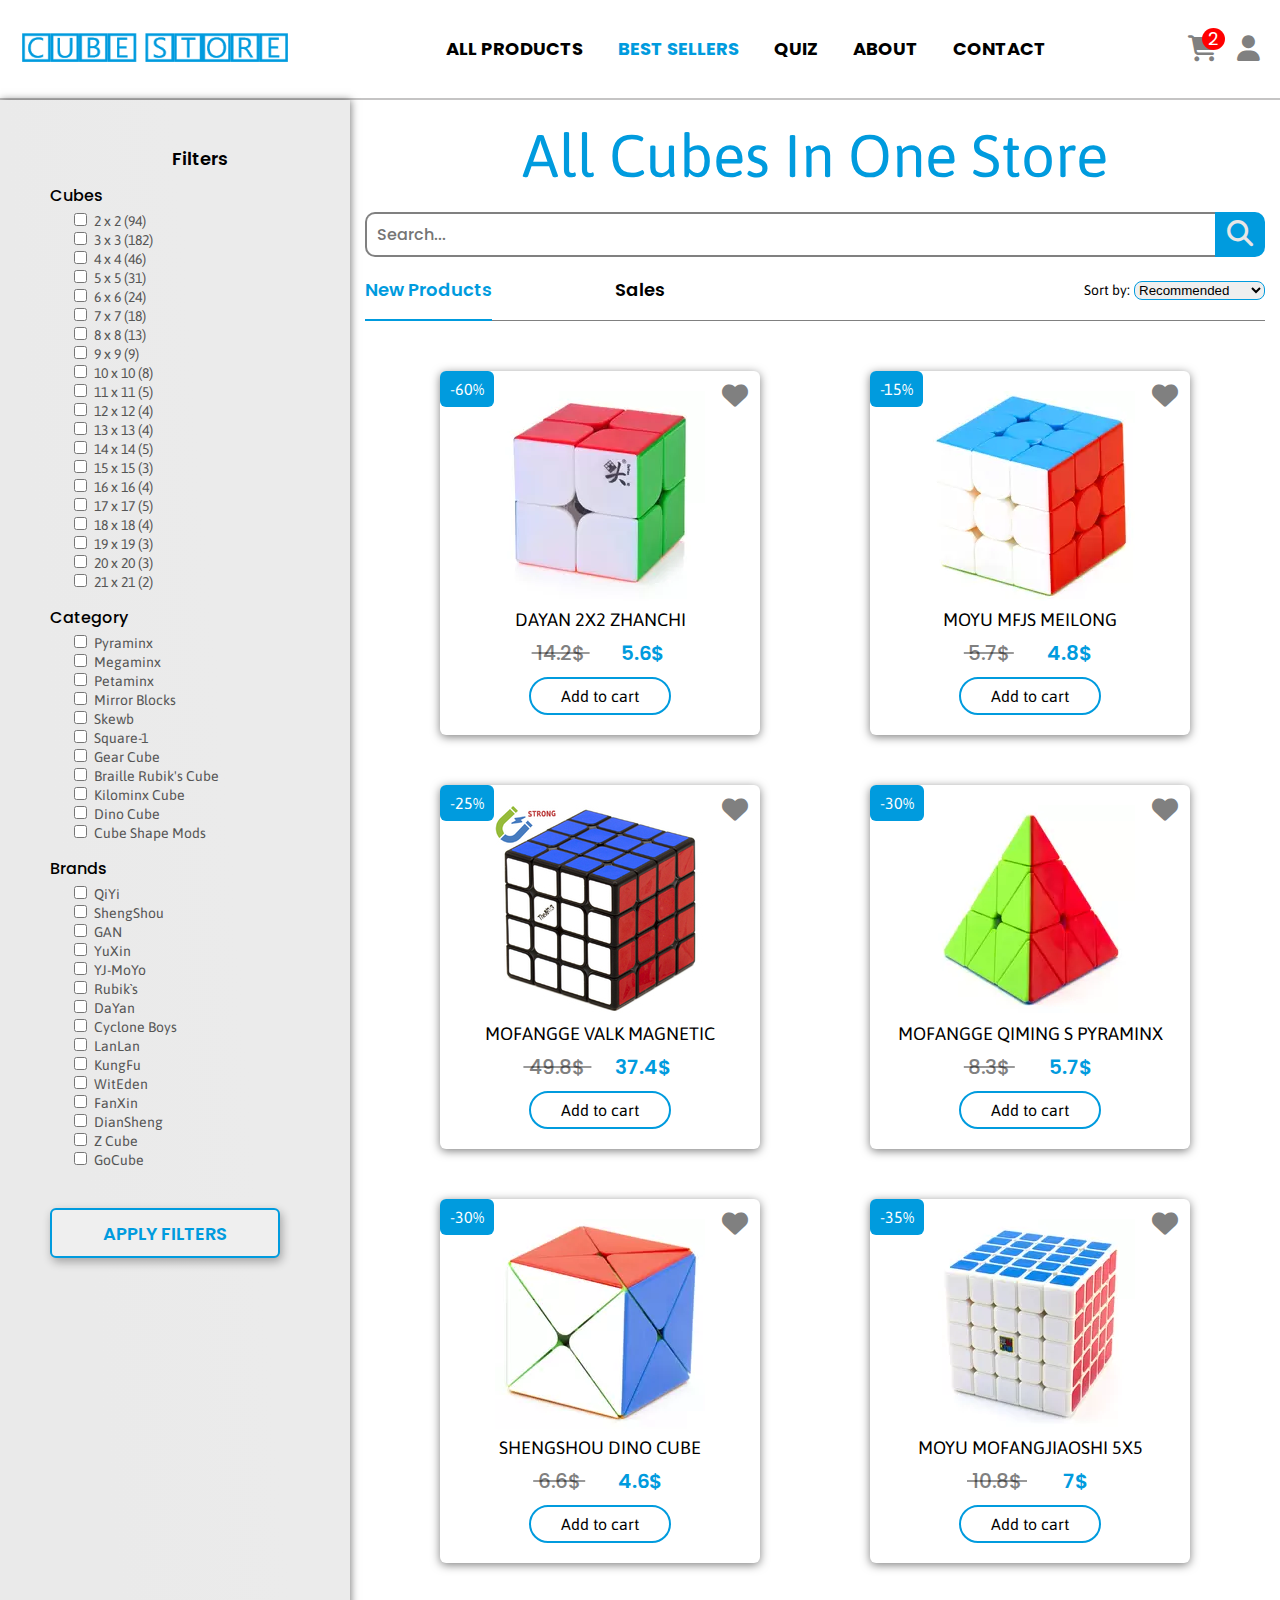
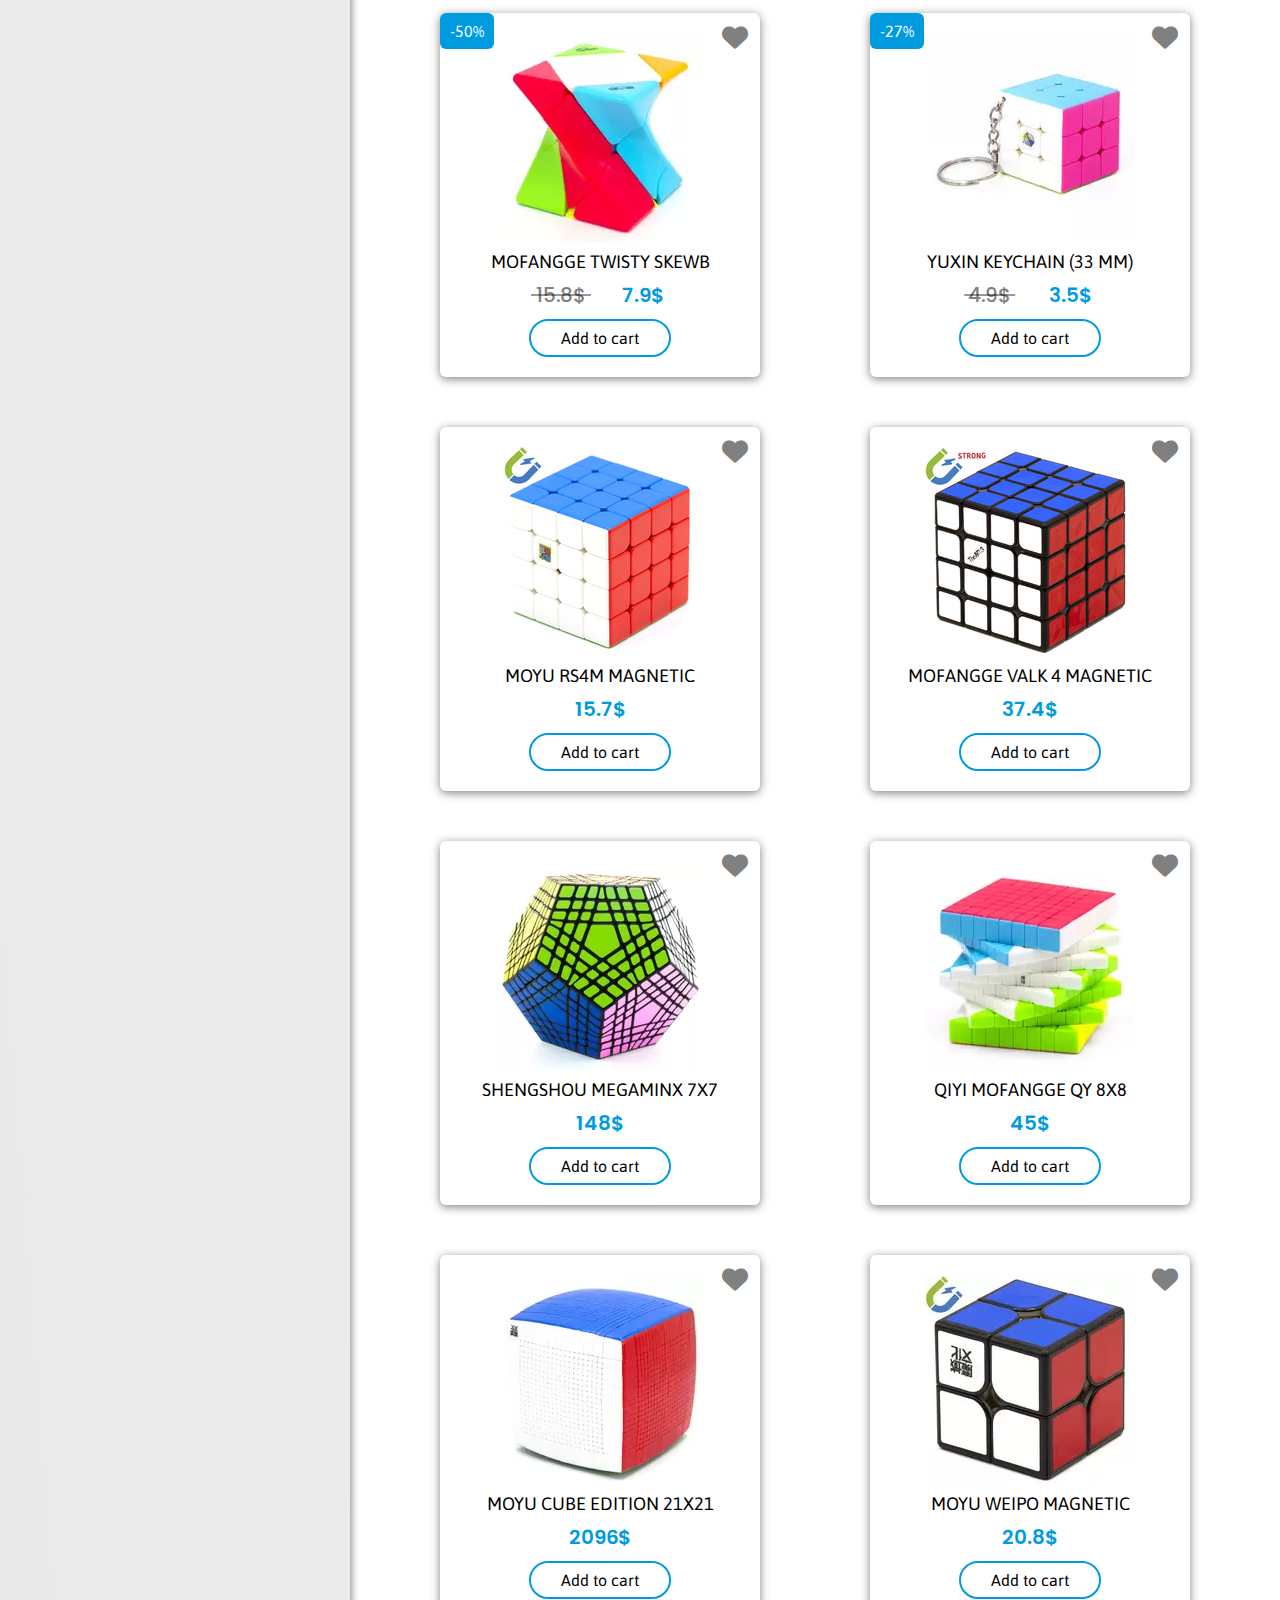
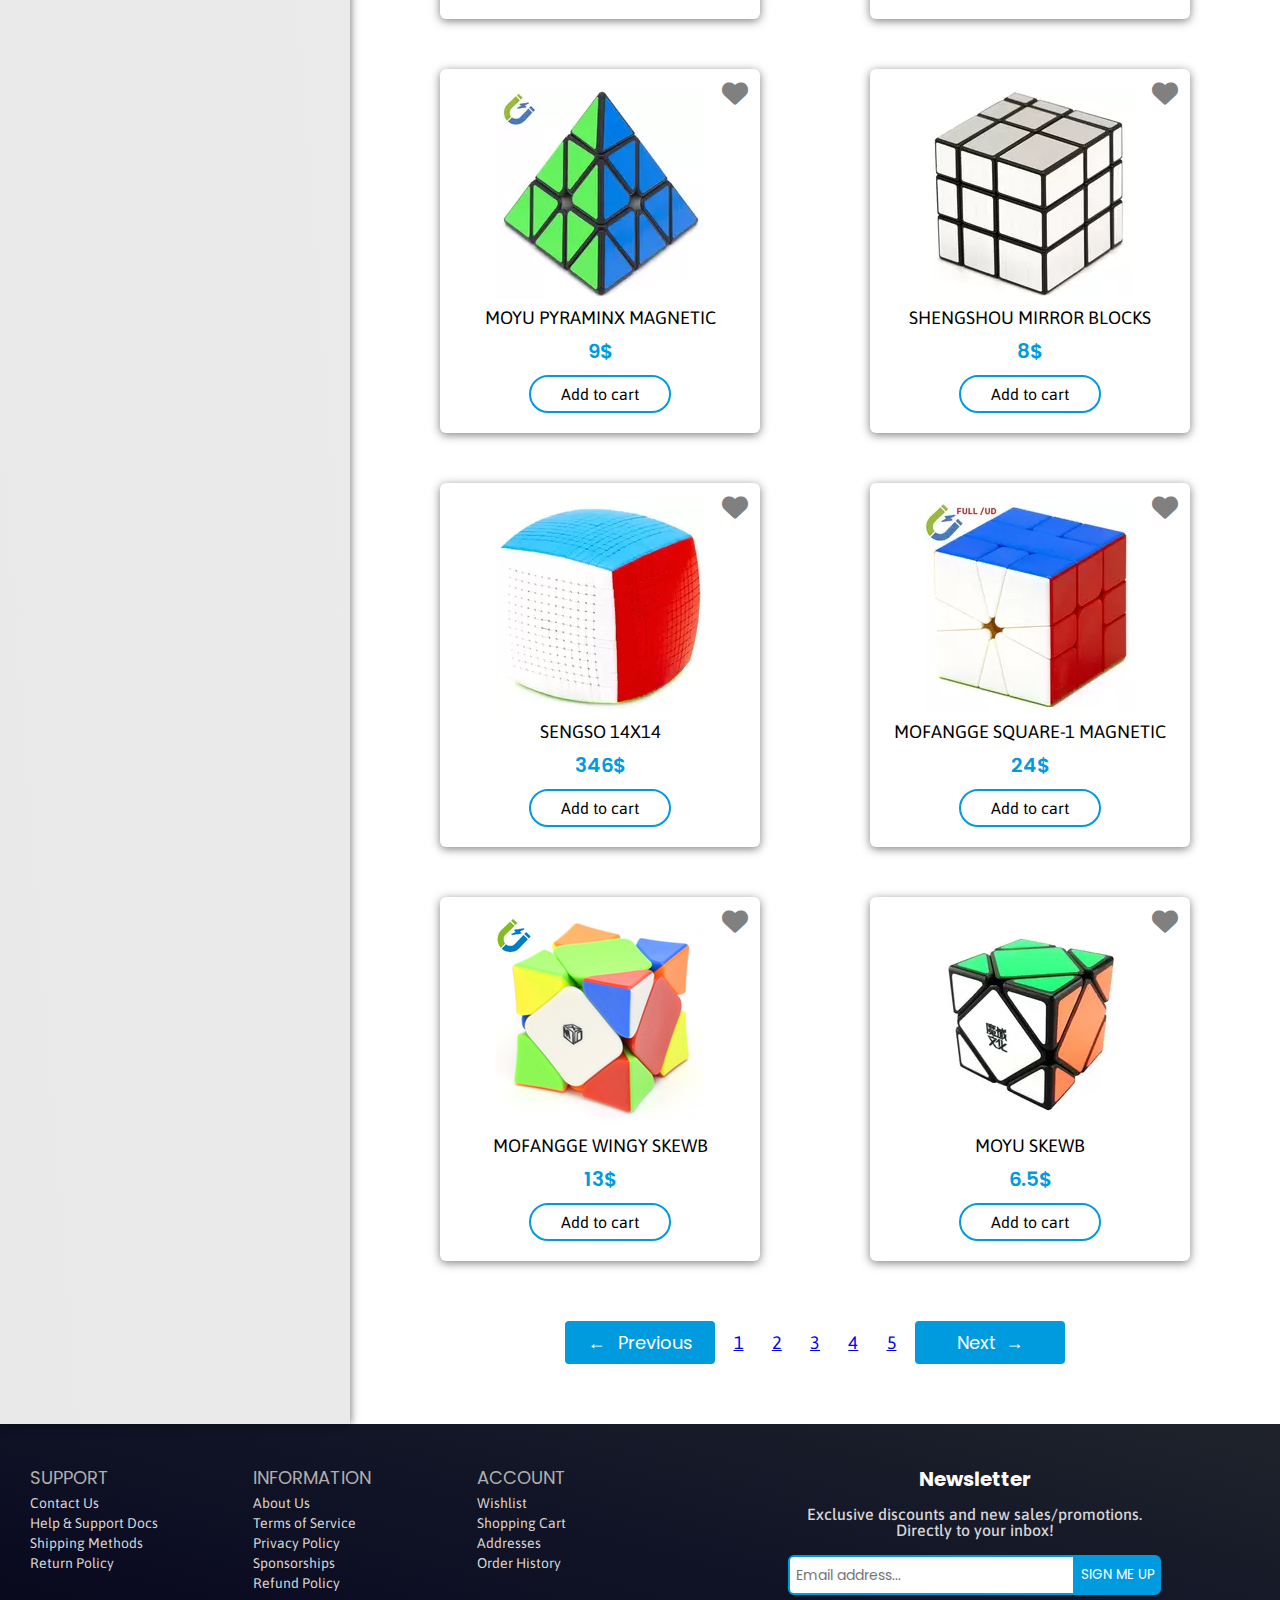
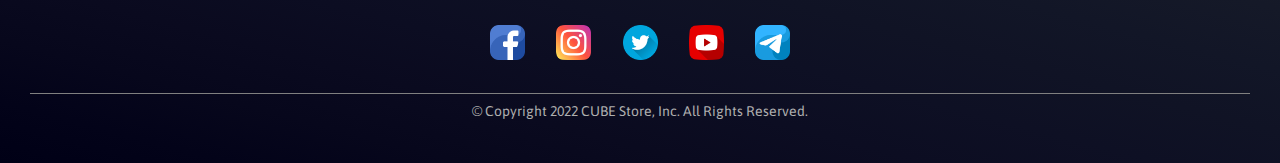
<file: best-sellers.html>
<!DOCTYPE html>
<html lang="en">
<head>
    <meta charset="UTF-8">
    <meta http-equiv="X-UA-Compatible" content="IE=edge">
    <meta name="viewport" content="width=device-width, initial-scale=1.0">
    <link rel="shortcut icon" href="img/cube-store-favicon.png" type="image/x-icon">
    <title>Cube Store &rarr; High Quality Cubes</title>
    <link rel="preconnect" href="https://fonts.googleapis.com">
    <link rel="preconnect" href="https://fonts.gstatic.com" crossorigin>
    <link href="https://fonts.googleapis.com/css2?family=Asap:wght@500;700&family=Poppins:wght@400;500;600;700&display=swap" rel="stylesheet">
    <link rel="stylesheet" href="https://cdnjs.cloudflare.com/ajax/libs/font-awesome/6.1.2/css/all.min.css">
    <link rel="stylesheet" href="css/reset.css">
    <link rel="stylesheet" href="css/variables.css">
    <link rel="stylesheet" href="css/hovers.css">
    <link rel="stylesheet" href="css/header-styles.css">
    <link rel="stylesheet" href="css/aside-styles.css">
    <link rel="stylesheet" href="css/product-content.css">
    <link rel="stylesheet" href="css/footer-styles.css">
    <link rel="stylesheet" href="css/header-responsive.css">
    <link rel="stylesheet" href="css/product-responsive.css">
    <link rel="stylesheet" href="css/footer-responsive.css">
</head>
<body>
    <!-- Header -->
    <header>
        <div class="header-container">
            <div class="header-logo-block">
                <a href="index.html">
                    <img class="logo-img" src="img/header-logo.png" alt="Cube Store logo">
                </a>
            </div>
            <div class="header-nav-block">
                <nav class="header-nav">
                    <ul class="header-nav-ul">
                        <li class="header-ul-item"><a href="index.html">All Products</a></li>
                        <li class="header-ul-item"><a class="active1" href="best-sellers.html">Best Sellers</a></li>
                        <li class="header-ul-item"><a href="quiz.html">Quiz</a></li>
                        <li class="header-ul-item"><a href="about.html">About</a></li>
                        <li class="header-ul-item"><a href="contact.html">Contact</a></li>
                    </ul>
                </nav>
            </div>
            <div class="header-buttons-block">
                <div class="cart-icon-block">
                    <i class="fa-solid fa-cart-shopping cart-icon"></i>
                    <div class="cart-counter-block">
                        <p>2</p>
                    </div>
                </div>
                <button class="login-btn header-btn">Log in</button>
                <button class="signup-btn header-btn">Sign up</button>
                <i class="fa-solid fa-user user-icon"></i>
            </div>
            <button type="button" class="mobile-nav-button">
                <span class="mobile-nav-button__icon"></span>
            </button>
        </div>

        <div class="mobile-nav-container">
            <div class="mobile-nav-block">
                <a class="mobile-nav-logo-link" href="index.html">
                    <img class="mobile-logo-img" src="img/header-logo.png" alt="Cube Store logo">
                </a>
    
                <nav class="mobile-header-nav">
                    <ul class="mobile-header-nav-ul">
                        <li class="mobile-header-ul-item"><a class="mobile-nav-link" href="index.html">All Products</a></li>
                        <li class="mobile-header-ul-item"><a class="mobile-nav-link" href="best-sellers.html">Best Sellers</a></li>
                        <li class="mobile-header-ul-item"><a class="mobile-nav-link" href="quiz.html">Quiz</a></li>
                        <li class="mobile-header-ul-item"><a class="mobile-nav-link" href="about.html">About</a></li>
                        <li class="mobile-header-ul-item"><a class="mobile-nav-link" href="contact.html">Contact</a></li>
                    </ul>
                </nav>

                <div class="mobile-header-btn-block">
                    <button class="login-btn mobile-header-btn">Log in</button>
                    <button class="signup-btn mobile-header-btn">Sign up</button>
                </div>
            </div>
        </div>
    </header>
    <!-- End of Header -->
    
    <!-- Aside & Section -->
    <div class="filter__content-container">

        <aside class="filter-section">
            <div class="filter-title-block">
                <h3 class="filter-title">Filters</h3>        
            </div>
            <div class="filter-cubes">
                <div class="filter-subtitle">Cubes</div>
                <div class="filter-cubes-checkboxes">
                    <div class="checkbox-wraper">
                        <input type="checkbox" name="cube-type-1" id="cube-1">
                        <label class="cube-checkbox" for="cube-1">2 x 2 (94)</label>
                    </div>
                    <div class="checkbox-wraper">
                        <input type="checkbox" name="cube-type-2" id="cube-2">
                        <label class="cube-checkbox" for="cube-2">3 x 3 (182)</label>
                    </div>
                    <div class="checkbox-wraper">
                        <input type="checkbox" name="cube-type-3" id="cube-3">
                        <label class="cube-checkbox" for="cube-3">4 x 4 (46)</label>
                    </div>
                    <div class="checkbox-wraper">
                        <input type="checkbox" name="cube-type-4" id="cube-4">
                        <label class="cube-checkbox" for="cube-4">5 x 5 (31)</label>
                    </div>
                    <div class="checkbox-wraper">
                        <input type="checkbox" name="cube-type-5" id="cube-5">
                        <label class="cube-checkbox" for="cube-5">6 x 6 (24)</label>
                    </div>
                    <div class="checkbox-wraper">
                        <input type="checkbox" name="cube-type-6" id="cube-6">
                        <label class="cube-checkbox" for="cube-6">7 x 7 (18)</label>
                    </div>
                    <div class="checkbox-wraper">
                        <input type="checkbox" name="cube-type-7" id="cube-7">
                        <label class="cube-checkbox" for="cube-7">8 x 8 (13)</label>
                    </div>
                    <div class="checkbox-wraper">
                        <input type="checkbox" name="cube-type-8" id="cube-8">
                        <label class="cube-checkbox" for="cube-8">9 x 9 (9)</label>
                    </div>
                    <div class="checkbox-wraper">
                        <input type="checkbox" name="cube-type-9" id="cube-9">
                        <label class="cube-checkbox" for="cube-9">10 x 10 (8)</label>
                    </div>
                    <div class="checkbox-wraper">
                        <input type="checkbox" name="cube-type-10" id="cube-10">
                        <label class="cube-checkbox" for="cube-10">11 x 11 (5)</label>
                    </div>
                    <div class="checkbox-wraper">
                        <input type="checkbox" name="cube-type-11" id="cube-11">
                        <label class="cube-checkbox" for="cube-11">12 x 12 (4)</label>
                    </div>
                    <div class="checkbox-wraper">
                        <input type="checkbox" name="cube-type-12" id="cube-12">
                        <label class="cube-checkbox" for="cube-12">13 x 13 (4)</label>
                    </div>
                    <div class="checkbox-wraper">
                        <input type="checkbox" name="cube-type-13" id="cube-13">
                        <label class="cube-checkbox" for="cube-13">14 x 14 (5)</label>
                    </div>
                    <div class="checkbox-wraper">
                        <input type="checkbox" name="cube-type-14" id="cube-14">
                        <label class="cube-checkbox" for="cube-14">15 x 15 (3)</label>
                    </div>
                    <div class="checkbox-wraper">
                        <input type="checkbox" name="cube-type-15" id="cube-15">
                        <label class="cube-checkbox" for="cube-15">16 x 16 (4)</label>
                    </div>
                    <div class="checkbox-wraper">
                        <input type="checkbox" name="cube-type-16" id="cube-16">
                        <label class="cube-checkbox" for="cube-16">17 x 17 (5)</label>
                    </div>
                    <div class="checkbox-wraper">
                        <input type="checkbox" name="cube-type-17" id="cube-17">
                        <label class="cube-checkbox" for="cube-17">18 x 18 (4)</label>
                    </div> 
                    <div class="checkbox-wraper">
                        <input type="checkbox" name="cube-type-18" id="cube-18">
                        <label class="cube-checkbox" for="cube-18">19 x 19 (3)</label>
                    </div> 
                    <div class="checkbox-wraper">
                        <input type="checkbox" name="cube-type-19" id="cube-19">
                        <label class="cube-checkbox" for="cube-19">20 x 20 (3)</label>
                    </div> 
                    <div class="checkbox-wraper">
                        <input type="checkbox" name="cube-type-20" id="cube-20">
                        <label class="cube-checkbox" for="cube-20">21 x 21 (2)</label>
                    </div>         
                </div>
            </div>
            <div class="filter-category">
                <div class="filter-subtitle">Category</div>
                <div class="filter-category-checkboxes">
                    <div class="checkbox-wraper">
                        <input type="checkbox" name="cube-category-1" id="category-1">
                        <label class="category-checkbox" for="category-1">Pyraminx</label>
                    </div>
                    <div class="checkbox-wraper">
                        <input type="checkbox" name="cube-category-2" id="category-2">
                        <label class="category-checkbox" for="category-2">Megaminx</label>
                    </div>
                    <div class="checkbox-wraper">
                        <input type="checkbox" name="cube-category-3" id="category-3">
                        <label class="category-checkbox" for="category-3">Petaminx</label>
                    </div>
                    <div class="checkbox-wraper">
                        <input type="checkbox" name="cube-category-4" id="category-4">
                        <label class="category-checkbox" for="category-4">Mirror Blocks</label>
                    </div>
                    <div class="checkbox-wraper">
                        <input type="checkbox" name="cube-category-5" id="category-5">
                        <label class="category-checkbox" for="category-5">Skewb</label>
                    </div>
                    <div class="checkbox-wraper">
                        <input type="checkbox" name="cube-category-6" id="category-6">
                        <label class="category-checkbox" for="category-6">Square-1</label>
                    </div>
                    <div class="checkbox-wraper">
                        <input type="checkbox" name="cube-category-7" id="category-7">
                        <label class="category-checkbox" for="category-7">Gear Cube</label>
                    </div>
                    <div class="checkbox-wraper">
                        <input type="checkbox" name="cube-category-8" id="category-8">
                        <label class="category-checkbox" for="category-8">Braille Rubik's Cube</label>
                    </div>
                    <div class="checkbox-wraper">
                        <input type="checkbox" name="cube-category-9" id="category-9">
                        <label class="category-checkbox" for="category-9">Kilominx Cube</label>
                    </div>
                    <div class="checkbox-wraper">
                        <input type="checkbox" name="cube-category-10" id="category-10">
                        <label class="category-checkbox" for="category-10">Dino Cube</label>
                    </div>
                    <div class="checkbox-wraper">
                        <input type="checkbox" name="cube-category-11" id="category-11">
                        <label class="category-checkbox" for="category-11">Cube Shape Mods</label>
                    </div>
                    
    
                </div>
            </div>
            <div class="filter-brands">
                <div class="filter-subtitle">Brands</div>
                <div class="filter-brands-checkboxes">
                    <div class="checkbox-wraper">
                        <input type="checkbox" name="cube-brand-1" id="brand-1">
                        <label class="brand-checkbox" for="brand-1">QiYi</label>
                    </div>
                    <div class="checkbox-wraper">
                        <input type="checkbox" name="cube-brand-2" id="brand-2">
                        <label class="brand-checkbox" for="brand-2">ShengShou</label>
                    </div>
                    <div class="checkbox-wraper">
                        <input type="checkbox" name="cube-brand-3" id="brand-3">
                        <label class="brand-checkbox" for="brand-3">GAN</label>
                    </div>
                    <div class="checkbox-wraper">
                        <input type="checkbox" name="cube-brand-4" id="brand-4">
                        <label class="brand-checkbox" for="brand-4">YuXin</label>
                    </div>
                    <div class="checkbox-wraper">
                        <input type="checkbox" name="cube-brand-5" id="brand-5">
                        <label class="brand-checkbox" for="brand-5">YJ-MoYo</label>
                    </div>
                    <div class="checkbox-wraper">
                        <input type="checkbox" name="cube-brand-6" id="brand-6">
                        <label class="brand-checkbox" for="brand-6">Rubik`s</label>
                    </div>
                    <div class="checkbox-wraper">
                        <input type="checkbox" name="cube-brand-7" id="brand-7">
                        <label class="brand-checkbox" for="brand-7">DaYan</label>
                    </div>
                    <div class="checkbox-wraper">
                        <input type="checkbox" name="cube-brand-8" id="brand-8">
                        <label class="brand-checkbox" for="brand-8">Cyclone Boys</label>
                    </div>
                    <div class="checkbox-wraper">
                        <input type="checkbox" name="cube-brand-9" id="brand-9">
                        <label class="brand-checkbox" for="brand-9">LanLan</label>
                    </div>
                    <div class="checkbox-wraper">
                        <input type="checkbox" name="cube-brand-10" id="brand-10">
                        <label class="brand-checkbox" for="brand-10">KungFu</label>
                    </div>
                    <div class="checkbox-wraper">
                        <input type="checkbox" name="cube-brand-11" id="brand-11">
                        <label class="brand-checkbox" for="brand-11">WitEden</label>
                    </div>
                    <div class="checkbox-wraper">
                        <input type="checkbox" name="cube-brand-12" id="brand-12">
                        <label class="brand-checkbox" for="brand-12">FanXin</label>
                    </div>
                    <div class="checkbox-wraper">
                        <input type="checkbox" name="cube-brand-13" id="brand-13">
                        <label class="brand-checkbox" for="brand-13">DianSheng</label>
                    </div>
                    <div class="checkbox-wraper">
                        <input type="checkbox" name="cube-brand-14" id="brand-14">
                        <label class="brand-checkbox" for="brand-14">Z Cube</label>
                    </div>
                    <div class="checkbox-wraper">
                        <input type="checkbox" name="cube-brand-15" id="brand-15">
                        <label class="brand-checkbox" for="brand-15">GoCube</label>
                    </div>
                </div>
            </div>
            <div class="filter-btn-block">
                <button class="filter-btn">Apply Filters</button>
            </div>
        </aside>

        <div  class="product-container">
            <div class="main-title-block">
                <h1 class="main-title">all cubes in one store</h1>
            </div>
            <div class="search-container">
                <form class="search-container-form" action="#">
                    <input class="product-search" type="search" name="search" id="product-search" placeholder="Search...">
                    <button class="product-search-btn"><i class="fa-solid fa-magnifying-glass"></i></button>
                </form>
                <div class="after-search-filter-block">
                    <p>Filter</p>
                </div>
            </div>
            <div class="sort-container">
                <div class="content-navigation-blocks">
                    <div class="content-nav-1">
                        <p class="content-nav-text active2">New Products</p>
                    </div>
                    <div class="content-nav-2">
                        <p class="content-nav-text">Sales</p>
                    </div>
                </div>
                <div class="content-sort-block">
                    <form action="#">
                        <label for="sort-dropdown">Sort by:</label>
                        <select name="sort" id="sort-dropdown">
                            <option value="newest">Newest first</option>
                            <option value="low-to-high">Price: Low to High</option>
                            <option value="high-to-low">Price: High to Low</option>
                            <option value="recommended" selected>Recommended</option>
                        </select>
                    </form>
                </div>
            </div>
            <div class="content-sort-block-2">
                <form action="#">
                    <label for="sort-dropdown">Sort by:</label>
                    <select name="sort" id="sort-dropdown-2">
                        <option value="newest">Newest first</option>
                        <option value="low-to-high">Price: Low to High</option>
                        <option value="high-to-low">Price: High to Low</option>
                        <option value="recommended" selected>Recommended</option>
                    </select>
                </form>
            </div>
            <div class="product-content-container">
                <div class="product-block">
                    <div class="product-img-block">
                        <img class="product-img" src="img/best-seller-product-img-2x2-1.webp" alt="Cube Image">
                    </div>
                    <div class="product-title-block">
                        <p class="product-title-text">DAYAN 2X2 ZHANCHI</p>
                    </div>
                    <div class="product-price-block">
                        <div class="product-original-price-block">
                            <p class="product-original-price">14.2$</p>
                        </div>
                        <p class="product-price">5.6$</p>
                    </div>
                    <div class="product-btn-block">
                        <button class="product-btn">Add to cart</button>
                    </div>
                    <i class="fa-solid fa-heart heart-icon"></i>
                    <div class="sale-counter-block">
                        <p>-60%</p>
                    </div>
                </div>

                <div class="product-block">
                    <div class="product-img-block">
                        <img class="product-img" src="img/best-seller-product-img-3x3-1.webp" alt="Cube Image">
                    </div>
                    <div class="product-title-block">
                        <p class="product-title-text">MOYU MFJS MEILONG</p>
                    </div>
                    <div class="product-price-block">
                        <div class="product-original-price-block">
                            <p class="product-original-price">5.7$</p>
                        </div>
                        <p class="product-price">4.8$</p>
                    </div>
                    <div class="product-btn-block">
                        <button class="product-btn">Add to cart</button>
                    </div>
                    <i class="fa-solid fa-heart heart-icon"></i>
                    <div class="sale-counter-block">
                        <p>-15%</p>
                    </div>
                </div>

                <div class="product-block">
                    <div class="product-img-block">
                        <img class="product-img" src="img/best-seller-product-img-4x4-1.webp" alt="Cube Image">
                    </div>
                    <div class="product-title-block">
                        <p class="product-title-text">MOFANGGE VALK MAGNETIC</p>
                    </div>
                    <div class="product-price-block">
                        <div class="product-original-price-block">
                            <p class="product-original-price">49.8$</p>
                        </div>
                        <p class="product-price">37.4$</p>
                    </div>
                    <div class="product-btn-block">
                        <button class="product-btn">Add to cart</button>
                    </div>
                    <i class="fa-solid fa-heart heart-icon"></i>
                    <div class="sale-counter-block">
                        <p>-25%</p>
                    </div>
                </div>

                <div class="product-block">
                    <div class="product-img-block">
                        <img class="product-img" src="img/best-seller-product-img-pyraminx-1.webp" alt="Cube Image">
                    </div>
                    <div class="product-title-block">
                        <p class="product-title-text">MOFANGGE QIMING S PYRAMINX</p>
                    </div>
                    <div class="product-price-block">
                        <div class="product-original-price-block">
                            <p class="product-original-price">8.3$</p>
                        </div>
                        <p class="product-price">5.7$</p>
                    </div>
                    <div class="product-btn-block">
                        <button class="product-btn">Add to cart</button>
                    </div>
                    <i class="fa-solid fa-heart heart-icon"></i>
                    <div class="sale-counter-block">
                        <p>-30%</p>
                    </div>
                </div>

                <div class="product-block">
                    <div class="product-img-block">
                        <img class="product-img" src="img/best-seller-product-img-dino-1.webp" alt="Cube Image">
                    </div>
                    <div class="product-title-block">
                        <p class="product-title-text">SHENGSHOU DINO CUBE</p>
                    </div>
                    <div class="product-price-block">
                        <div class="product-original-price-block">
                            <p class="product-original-price">6.6$</p>
                        </div>
                        <p class="product-price">4.6$</p>
                    </div>
                    <div class="product-btn-block">
                        <button class="product-btn">Add to cart</button>
                    </div>
                    <i class="fa-solid fa-heart heart-icon"></i>
                    <div class="sale-counter-block">
                        <p>-30%</p>
                    </div>
                </div>

                <div class="product-block">
                    <div class="product-img-block">
                        <img class="product-img" src="img/best-seller-product-img-5x5-1.webp" alt="Cube Image">
                    </div>
                    <div class="product-title-block">
                        <p class="product-title-text">MOYU MOFANGJIAOSHI 5X5</p>
                    </div>
                    <div class="product-price-block">
                        <div class="product-original-price-block">
                            <p class="product-original-price">10.8$</p>
                        </div>
                        <p class="product-price">7$</p>
                    </div>
                    <div class="product-btn-block">
                        <button class="product-btn">Add to cart</button>
                    </div>
                    <i class="fa-solid fa-heart heart-icon"></i>
                    <div class="sale-counter-block">
                        <p>-35%</p>
                    </div>
                </div>

                <div class="product-block">
                    <div class="product-img-block">
                        <img class="product-img" src="img/best-seller-product-img-twisty-skewb-1.webp" alt="Cube Image">
                    </div>
                    <div class="product-title-block">
                        <p class="product-title-text">MOFANGGE TWISTY SKEWB</p>
                    </div>
                    <div class="product-price-block">
                        <div class="product-original-price-block">
                            <p class="product-original-price">15.8$</p>
                        </div>
                        <p class="product-price">7.9$</p>
                    </div>
                    <div class="product-btn-block">
                        <button class="product-btn">Add to cart</button>
                    </div>
                    <i class="fa-solid fa-heart heart-icon"></i>
                    <div class="sale-counter-block">
                        <p>-50%</p>
                    </div>
                </div>

                <div class="product-block">
                    <div class="product-img-block">
                        <img class="product-img" src="img/best-seller-product-img-keychain-1.webp" alt="Cube Image">
                    </div>
                    <div class="product-title-block">
                        <p class="product-title-text">YUXIN KEYCHAIN (33 MM)</p>
                    </div>
                    <div class="product-price-block">
                        <div class="product-original-price-block">
                            <p class="product-original-price">4.9$</p>
                        </div>
                        <p class="product-price">3.5$</p>
                    </div>
                    <div class="product-btn-block">
                        <button class="product-btn">Add to cart</button>
                    </div>
                    <i class="fa-solid fa-heart heart-icon"></i>
                    <div class="sale-counter-block">
                        <p>-27%</p>
                    </div>
                </div>

                <div class="product-block">
                    <div class="product-img-block">
                        <img class="product-img" src="img/product-img-4x4-1.webp" alt="Cube Image">
                    </div>
                    <div class="product-title-block">
                        <p class="product-title-text">MOYU RS4M MAGNETIC</p>
                    </div>
                    <div class="product-price-block">
                        <p class="product-price">15.7$</p>
                    </div>
                    <div class="product-btn-block">
                        <button class="product-btn">Add to cart</button>
                    </div>
                    <i class="fa-solid fa-heart heart-icon"></i>
                </div>

                <div class="product-block">
                    <div class="product-img-block">
                        <img class="product-img" src="img/product-img-4x4-2.webp" alt="Cube Image">
                    </div>
                    <div class="product-title-block">
                        <p class="product-title-text">MOFANGGE VALK 4 MAGNETIC</p>
                    </div>
                    <div class="product-price-block">
                        <p class="product-price">37.4$</p>
                    </div>
                    <div class="product-btn-block">
                        <button class="product-btn">Add to cart</button>
                    </div>
                    <i class="fa-solid fa-heart heart-icon"></i>
                </div>

                <div class="product-block">
                    <div class="product-img-block">
                        <img class="product-img" src="img/product-img-megaminx-1.webp" alt="Cube Image">
                    </div>
                    <div class="product-title-block">
                        <p class="product-title-text">SHENGSHOU MEGAMINX 7X7</p>
                    </div>
                    <div class="product-price-block">
                        <p class="product-price">148$</p>
                    </div>
                    <div class="product-btn-block">
                        <button class="product-btn">Add to cart</button>
                    </div>
                    <i class="fa-solid fa-heart heart-icon"></i>
                </div>

                <div class="product-block">
                    <div class="product-img-block">
                        <img class="product-img" src="img/product-img-8x8-1.webp" alt="Cube Image">
                    </div>
                    <div class="product-title-block">
                        <p class="product-title-text">QIYI MOFANGGE QY 8X8</p>
                    </div>
                    <div class="product-price-block">
                        <p class="product-price">45$</p>
                    </div>
                    <div class="product-btn-block">
                        <button class="product-btn">Add to cart</button>
                    </div>
                    <i class="fa-solid fa-heart heart-icon"></i>
                </div>

                <div class="product-block">
                    <div class="product-img-block">
                        <img class="product-img" src="img/product-img-21x21-1.webp" alt="Cube Image">
                    </div>
                    <div class="product-title-block">
                        <p class="product-title-text">MOYU CUBE EDITION 21X21</p>
                    </div>
                    <div class="product-price-block">
                        <p class="product-price">2096$</p>
                    </div>
                    <div class="product-btn-block">
                        <button class="product-btn">Add to cart</button>
                    </div>
                    <i class="fa-solid fa-heart heart-icon"></i>
                </div>

                <div class="product-block">
                    <div class="product-img-block">
                        <img class="product-img" src="img/product-img-2x2-4.webp" alt="Cube Image">
                    </div>
                    <div class="product-title-block">
                        <p class="product-title-text">MOYU WEIPO MAGNETIC</p>
                    </div>
                    <div class="product-price-block">
                        <p class="product-price">20.8$</p>
                    </div>
                    <div class="product-btn-block">
                        <button class="product-btn">Add to cart</button>
                    </div>
                    <i class="fa-solid fa-heart heart-icon"></i>
                </div>

                <div class="product-block">
                    <div class="product-img-block">
                        <img class="product-img" src="img/product-img-pyraminx-1.webp" alt="Cube Image">
                    </div>
                    <div class="product-title-block">
                        <p class="product-title-text">MOYU PYRAMINX MAGNETIC</p>
                    </div>
                    <div class="product-price-block">
                        <p class="product-price">9$</p>
                    </div>
                    <div class="product-btn-block">
                        <button class="product-btn">Add to cart</button>
                    </div>
                    <i class="fa-solid fa-heart heart-icon"></i>
                </div>

                <div class="product-block">
                    <div class="product-img-block">
                        <img class="product-img" src="img/product-img-mirror-block-1.webp" alt="Cube Image">
                    </div>
                    <div class="product-title-block">
                        <p class="product-title-text">SHENGSHOU MIRROR BLOCKS</p>
                    </div>
                    <div class="product-price-block">
                        <p class="product-price">8$</p>
                    </div>
                    <div class="product-btn-block">
                        <button class="product-btn">Add to cart</button>
                    </div>
                    <i class="fa-solid fa-heart heart-icon"></i>
                </div>

                <div class="product-block">
                    <div class="product-img-block">
                        <img class="product-img" src="img/product-img-14x14-1.webp" alt="Cube Image">
                    </div>
                    <div class="product-title-block">
                        <p class="product-title-text">SENGSO 14X14</p>
                    </div>
                    <div class="product-price-block">
                        <p class="product-price">346$</p>
                    </div>
                    <div class="product-btn-block">
                        <button class="product-btn">Add to cart</button>
                    </div>
                    <i class="fa-solid fa-heart heart-icon"></i>
                </div>

                <div class="product-block">
                    <div class="product-img-block">
                        <img class="product-img" src="img/product-img-square-1.webp" alt="Cube Image">
                    </div>
                    <div class="product-title-block">
                        <p class="product-title-text">MOFANGGE SQUARE-1 MAGNETIC</p>
                    </div>
                    <div class="product-price-block">
                        <p class="product-price">24$</p>
                    </div>
                    <div class="product-btn-block">
                        <button class="product-btn">Add to cart</button>
                    </div>
                    <i class="fa-solid fa-heart heart-icon"></i>
                </div>

                <div class="product-block">
                    <div class="product-img-block">
                        <img class="product-img" src="img/product-img-skewb-1.webp" alt="Cube Image">
                    </div>
                    <div class="product-title-block">
                        <p class="product-title-text">MOFANGGE WINGY SKEWB</p>
                    </div>
                    <div class="product-price-block">
                        <p class="product-price">13$</p>
                    </div>
                    <div class="product-btn-block">
                        <button class="product-btn">Add to cart</button>
                    </div>
                    <i class="fa-solid fa-heart heart-icon"></i>
                </div>

                <div class="product-block">
                    <div class="product-img-block">
                        <img class="product-img" src="img/product-img-skewb-2.webp" alt="Cube Image">
                    </div>
                    <div class="product-title-block">
                        <p class="product-title-text">MOYU SKEWB</p>
                    </div>
                    <div class="product-price-block">
                        <p class="product-price">6.5$</p>
                    </div>
                    <div class="product-btn-block">
                        <button class="product-btn">Add to cart</button>
                    </div>
                    <i class="fa-solid fa-heart heart-icon"></i>
                </div>
            </div>
            <div class="page-navigation-block">
                <button class="page-nav-btn"><span class="previous-entity">&larr;</span><span class="btn-text">Previous</span></button>
                <div class="page-number-block">
                    <a href="#">1</a>
                    <a href="#">2</a>
                    <a href="#">3</a>
                    <a href="#">4</a>
                    <a href="#">5</a>
                </div>
                <button class="page-nav-btn"><span class="btn-text">Next</span><span class="next-entity">&rarr;</span></button>
            </div>            
        </div>
    </div>
    <!-- End of Aside & Section -->

    <!-- Footer -->
    <footer id="footer">
        <div class="footer-container">
            <div class="footer-info-block">
                <div class="footer-block">
                    <h5 class="footer-nav-title">Support</h5>
                    <ul>
                        <li><a href="contact.html">Contact Us</a></li>
                        <li><a href="#footer">Help & Support Docs</a></li>
                        <li><a href="#footer">Shipping Methods</a></li>
                        <li><a href="#footer">Return Policy</a></li>
                    </ul>
                </div>
                <div class="footer-block">
                    <h5 class="footer-nav-title">Information</h5>
                    <ul>
                        <li><a href="about.html">About Us</a></li>
                        <li><a href="#footer">Terms of Service</a></li>
                        <li><a href="#footer">Privacy Policy</a></li>
                        <li><a href="#footer">Sponsorships</a></li>
                        <li><a href="#footer">Refund Policy</a></li>
                    </ul>
                </div>
                <div class="footer-block">
                    <h5 class="footer-nav-title">Account</h5>
                    <ul>
                        <li><a href="#footer">Wishlist</a></li>
                        <li><a href="#footer">Shopping Cart</a></li>
                        <li><a href="contact.html">Addresses</a></li>
                        <li><a href="#footer">Order History</a></li>
                    </ul>
                </div>
                <div class="newsletter-block">
                    <h4 class="newsletter">Newsletter</h4>
                    <p class="newsletter-text">Exclusive discounts and new sales/promotions. Directly to your inbox!</p>
                    <form class="footer-form" action="#">
                        <input type="email" name="email" id="email-newsletter" placeholder="Email address...">
                        <button class="newsletter-btn">Sign me up</button>
                    </form>
                </div>
            </div>
            <div class="footer-icons-block">
                <div class="icons-box">
                    <a href="https://www.facebook.com/" target="_blank">
                        <img class="social-media-icon" src="img/facebook.png" alt="Facebook icon">
                    </a>
                    <a href="https://www.instagram.com/" target="_blank">
                        <img class="social-media-icon" src="img/instagram.png" alt="Instagram icon">
                    </a>
                    <a href="https://twitter.com/?lang=en" target="_blank">
                        <img class="social-media-icon" src="img/twitter.png" alt="Twitter icon">
                    </a>
                    <a href="https://www.youtube.com/" target="_blank">
                        <img class="social-media-icon" src="img/youtube.png" alt="Youtube icon">
                    </a>
                    <a href="https://telegram.org/" target="_blank">
                        <img class="social-media-icon" src="img/telegram.png" alt="Telegram icon">
                    </a>
                </div>
            </div>
            <div class="copyright-info-block">
                <p class="copyright-text">&#169; Copyright 2022 CUBE Store, Inc. All Rights Reserved.</p>
            </div>

            <div class="footer-container-2">
                <div class="footer-info-block-2">
                    <div class="footer-block-2">
                        <h5 class="footer-nav-title">Support</h5>
                        <ul>
                            <li><a href="contact.html">Contact Us</a></li>
                            <li><a href="#footer">Help & Support Docs</a></li>
                            <li><a href="#footer">Shipping Methods</a></li>
                            <li><a href="#footer">Return Policy</a></li>
                        </ul>
                    </div>
                    <div class="footer-block-2">
                        <h5 class="footer-nav-title">Information</h5>
                        <ul>
                            <li><a href="about.html">About Us</a></li>
                            <li><a href="#footer">Terms of Service</a></li>
                            <li><a href="#footer">Privacy Policy</a></li>
                            <li><a href="#footer">Sponsorships</a></li>
                            <li><a href="#footer">Refund Policy</a></li>
                        </ul>
                    </div>
                    <div class="footer-block-2">
                        <h5 class="footer-nav-title">Account</h5>
                        <ul>
                            <li><a href="#footer">Wishlist</a></li>
                            <li><a href="#footer">Shopping Cart</a></li>
                            <li><a href="contact.html">Addresses</a></li>
                            <li><a href="#footer">Order History</a></li>
                        </ul>
                    </div>
                </div>

                <div class="newsletter-icons-block-2">
                    <div class="newsletter-block-2">
                        <h4 class="newsletter">Newsletter</h4>
                        <p class="newsletter-text">Exclusive discounts and new sales/promotions. Directly to your inbox!</p>
                        <form class="footer-form" action="#">
                            <input type="email" name="email" id="email-newsletter-2" placeholder="Email address...">
                            <button class="newsletter-btn">Sign me up</button>
                        </form>
                    </div>

                    <div class="footer-icons-block-2">
                        <div class="icons-box">
                            <a href="https://www.facebook.com/" target="_blank">
                                <img class="social-media-icon" src="img/facebook.png" alt="Facebook icon">
                            </a>
                            <a href="https://www.instagram.com/" target="_blank">
                                <img class="social-media-icon" src="img/instagram.png" alt="Instagram icon">
                            </a>
                            <a href="https://twitter.com/?lang=en" target="_blank">
                                <img class="social-media-icon" src="img/twitter.png" alt="Twitter icon">
                            </a>
                            <a href="https://www.youtube.com/" target="_blank">
                                <img class="social-media-icon" src="img/youtube.png" alt="Youtube icon">
                            </a>
                            <a href="https://telegram.org/" target="_blank">
                                <img class="social-media-icon" src="img/telegram.png" alt="Telegram icon">
                            </a>
                        </div>
                    </div>
                </div>

                <div class="copyright-info-block-2">
                    <p class="copyright-text-2">&#169; Copyright 2022 CUBE Store, Inc. All Rights Reserved.</p>
                </div>
            </div>
        </div>
    </footer>
    <script src="js/main.js"></script>
</body>
</html>
</file>
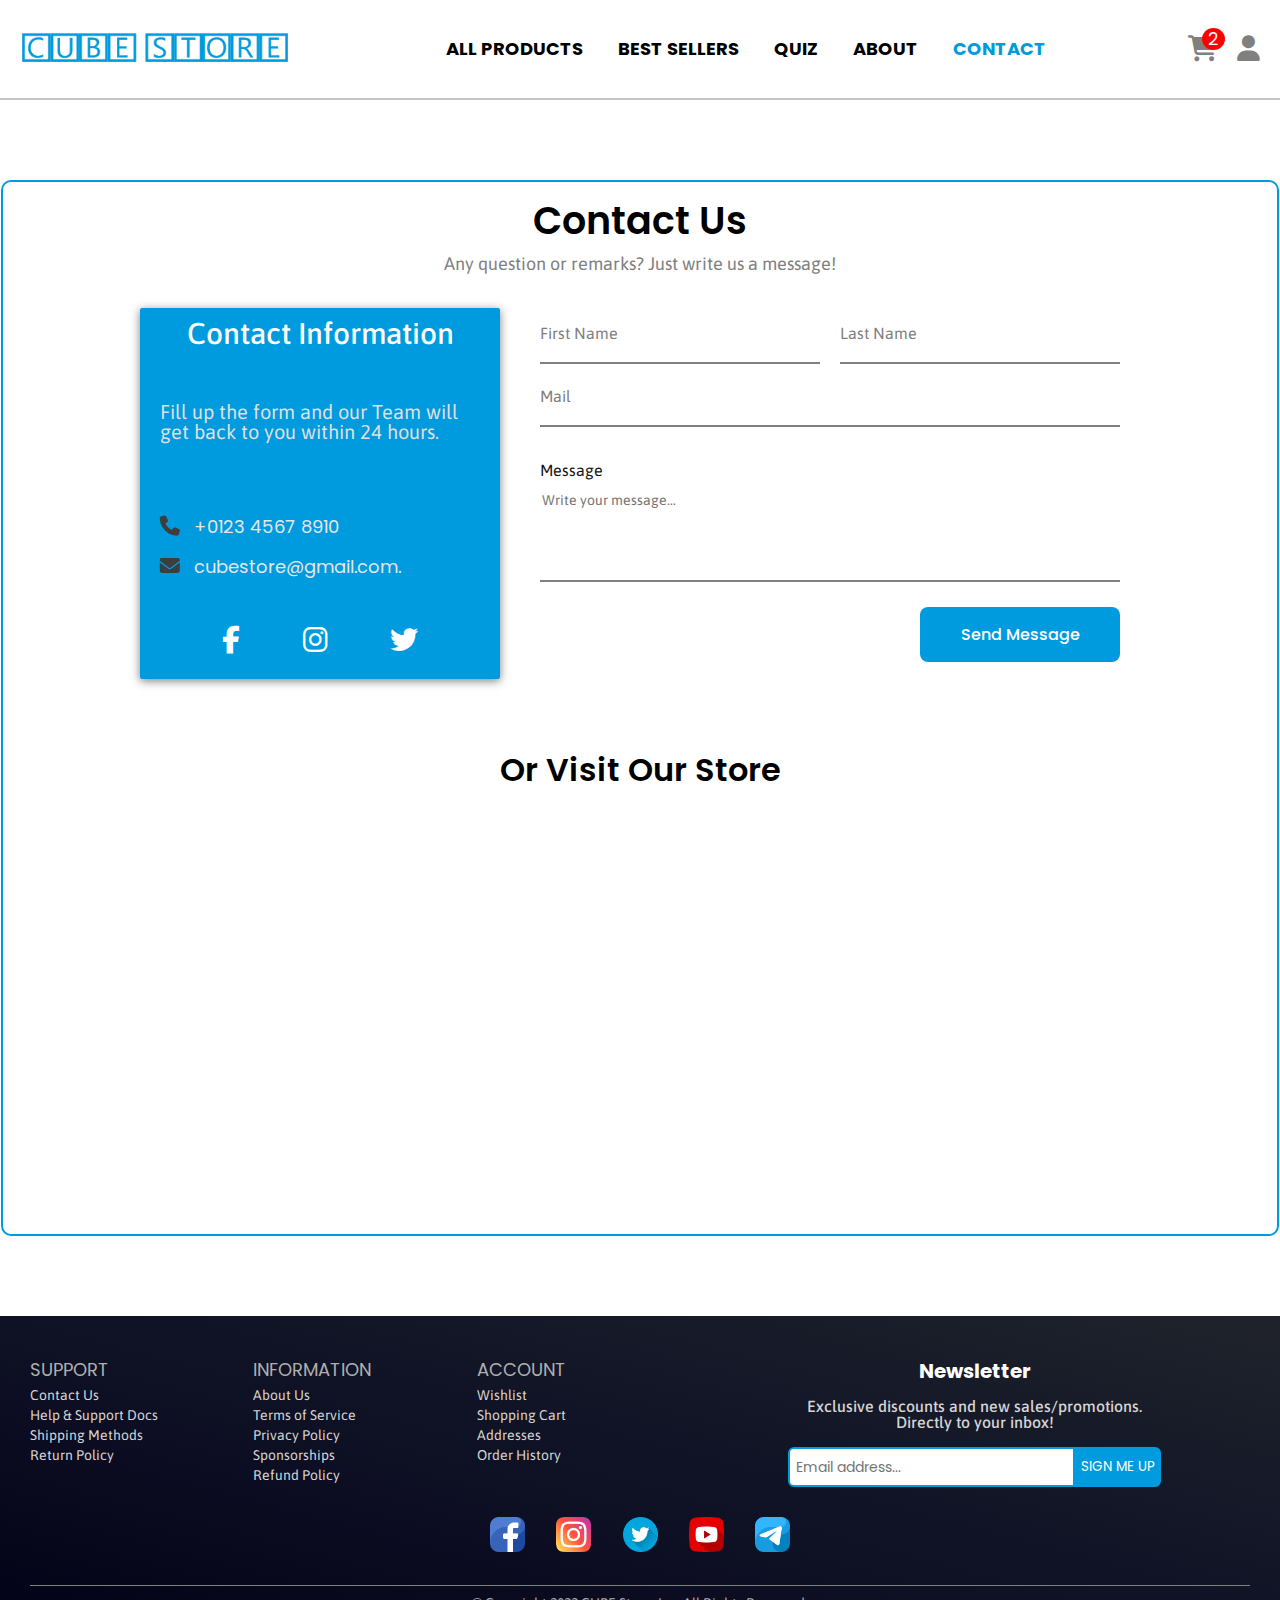
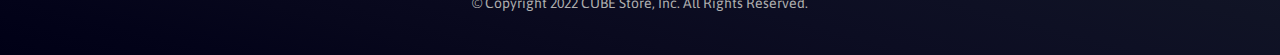
<file: contact.html>
<!DOCTYPE html>
<html lang="en">
<head>
    <meta charset="UTF-8">
    <meta http-equiv="X-UA-Compatible" content="IE=edge">
    <meta name="viewport" content="width=device-width, initial-scale=1.0">
    <link rel="shortcut icon" href="img/cube-store-favicon.png" type="image/x-icon">
    <title>Cube Store &rarr; High Quality Cubes</title>
    <link rel="preconnect" href="https://fonts.googleapis.com">
    <link rel="preconnect" href="https://fonts.gstatic.com" crossorigin>
    <link href="https://fonts.googleapis.com/css2?family=Asap:wght@500;700&family=Poppins:wght@400;500;600;700&display=swap" rel="stylesheet">
    <link rel="stylesheet" href="https://cdnjs.cloudflare.com/ajax/libs/font-awesome/6.1.2/css/all.min.css">
    <link rel="stylesheet" href="css/reset.css">
    <link rel="stylesheet" href="css/variables.css">
    <link rel="stylesheet" href="css/hovers.css">
    <link rel="stylesheet" href="css/header-styles.css">
    <link rel="stylesheet" href="css/contact-styles.css">
    <link rel="stylesheet" href="css/footer-styles.css">
    <link rel="stylesheet" href="css/header-responsive.css">
    <link rel="stylesheet" href="css/contact-responsive.css">
    <link rel="stylesheet" href="css/footer-responsive.css">
</head>
<body>
    <!-- Header -->
    <header>
        <div class="header-container">
            <div class="header-logo-block">
                <a href="index.html">
                    <img class="logo-img" src="img/header-logo.png" alt="Cube Store logo">
                </a>
            </div>
            <div class="header-nav-block">
                <nav class="header-nav">
                    <ul class="header-nav-ul">
                        <li class="header-ul-item"><a href="index.html">All Products</a></li>
                        <li class="header-ul-item"><a href="best-sellers.html">Best Sellers</a></li>
                        <li class="header-ul-item"><a href="quiz.html">Quiz</a></li>
                        <li class="header-ul-item"><a href="about.html">About</a></li>
                        <li class="header-ul-item"><a class="active1" href="contact.html">Contact</a></li>
                    </ul>
                </nav>
            </div>
            <div class="header-buttons-block">
                <div class="cart-icon-block">
                    <i class="fa-solid fa-cart-shopping cart-icon"></i>
                    <div class="cart-counter-block">
                        <p>2</p>
                    </div>
                </div>
                <button class="login-btn header-btn">Log in</button>
                <button class="signup-btn header-btn">Sign up</button>
                <i class="fa-solid fa-user user-icon"></i>
            </div>
            <button type="button" class="mobile-nav-button">
                <span class="mobile-nav-button__icon"></span>
            </button>
        </div>

        <div class="mobile-nav-container">
            <div class="mobile-nav-block">
                <a class="mobile-nav-logo-link" href="index.html">
                    <img class="mobile-logo-img" src="img/header-logo.png" alt="Cube Store logo">
                </a>
    
                <nav class="mobile-header-nav">
                    <ul class="mobile-header-nav-ul">
                        <li class="mobile-header-ul-item"><a class="mobile-nav-link" href="index.html">All Products</a></li>
                        <li class="mobile-header-ul-item"><a class="mobile-nav-link" href="best-sellers.html">Best Sellers</a></li>
                        <li class="mobile-header-ul-item"><a class="mobile-nav-link" href="quiz.html">Quiz</a></li>
                        <li class="mobile-header-ul-item"><a class="mobile-nav-link" href="about.html">About</a></li>
                        <li class="mobile-header-ul-item"><a class="mobile-nav-link" href="contact.html">Contact</a></li>
                    </ul>
                </nav>

                <div class="mobile-header-btn-block">
                    <button class="login-btn mobile-header-btn">Log in</button>
                    <button class="signup-btn mobile-header-btn">Sign up</button>
                </div>
            </div>
        </div>
    </header>
    <!-- End of Header -->
    
    <!-- Section -->
    <section>
        <div class="form-section-container">
            <div class="form-section-content">
                <div class="title-container">
                    <div class="contact-title-block">
                        <h1 class="contact-title-text">Contact Us</h1>
                    </div>
                    <div class="contact-subtitle-block">
                        <p class="contact-subtitle-text">Any question or remarks? Just write us a message!</p>
                    </div>
                </div>
                <div class="form-container">
                    <div class="contact-card-container">
                        <div class="contact-card-title-block">
                            <h2 class="contact-card-title-text">Contact Information</h2>
                        </div>
                        <div class="contact-card-subtitle-block">
                            <p class="contact-card-subtitle-text">Fill up the form and our Team will get back to you within 24 hours.</p>
                        </div>
                        <div class="contact-icon-container">
                            <div class="contact-icon-block"><i class="fa-solid fa-phone"></i>
                                <a href="tel:+012345678910">+0123 4567 8910</a>
                            </div>
                            <div class="contact-icon-block"><i class="fa-solid fa-envelope"></i>
                                <a href="mailto:cubestore@gmail.com?subject=Hello%20from%20Alex!">cubestore@gmail.com.</a>
                            </div>
                        </div>
                        <div class="contact-social-media-icons-block">
                            <a href="https://www.facebook.com/" target="_blank">
                                <i class="fa-brands fa-facebook-f"></i>
                            </a>
                            <a href="https://www.instagram.com/" target="_blank">
                                <i class="fa-brands fa-instagram"></i>
                            </a>
                            <a href="https://twitter.com/" target="_blank">
                                <i class="fa-brands fa-twitter"></i>
                            </a>
                        </div>
                    </div>
                    <div class="form-block">
                        <form action="#">
                            <div class="form-input-block">
                                <div class="name-input-block">
                                    <label class="input-label" for="first-name">First Name</label>
                                    <input class="form-input" type="text" name="fname" id="first-name">
                                </div>
                                <div class="name-input-block">
                                    <label class="input-label" for="last-name">Last Name</label>
                                    <input class="form-input" type="text" name="lname" id="last-name">
                                </div>
                            </div>
                            <div class="form-mail-textarea-block">
                                <div class="mail-input-block">
                                    <label class="input-label" for="mail">Mail</label>
                                    <input class="form-input" type="email" name="mail" id="mail">
                                </div>
                                <label class="input-label font-color" for="message">Message</label>
                                <textarea name="text" id="message" placeholder="Write your message..."></textarea> 
                            </div>
                            <div class="form-btn-block">
                                <button class="form-send-btn" id="message-send-btn">Send Message</button>
                            </div>
                        </form>
                    </div>
                </div>
                <div class="contact-map-block">
                    <div class="contact-map-title-block">
                        <h3 class="contact-map-title">Or visit our store</h3>
                    </div>
                    <iframe class="contact-map" src="https://www.google.com/maps/embed?pb=!1m18!1m12!1m3!1d3218.0578436717024!2d-115.10882408437755!3d36.2380888068371!2m3!1f0!2f0!3f0!3m2!1i1024!2i768!4f13.1!3m3!1m2!1s0x80ea403682178671%3A0x76adb8485c06cfac!2sSpeedCubeShop!5e0!3m2!1sen!2sge!4v1661872220390!5m2!1sen!2sge" style="border:0;" allowfullscreen="" loading="lazy" referrerpolicy="no-referrer-when-downgrade"></iframe>
                </div>
            </div>
        </div>
    </section>
    <!-- End of Section -->

    <!-- Footer -->
    <footer id="footer">
        <div class="footer-container">
            <div class="footer-info-block">
                <div class="footer-block">
                    <h5 class="footer-nav-title">Support</h5>
                    <ul>
                        <li><a href="contact.html">Contact Us</a></li>
                        <li><a href="#footer">Help & Support Docs</a></li>
                        <li><a href="#footer">Shipping Methods</a></li>
                        <li><a href="#footer">Return Policy</a></li>
                    </ul>
                </div>
                <div class="footer-block">
                    <h5 class="footer-nav-title">Information</h5>
                    <ul>
                        <li><a href="about.html">About Us</a></li>
                        <li><a href="#footer">Terms of Service</a></li>
                        <li><a href="#footer">Privacy Policy</a></li>
                        <li><a href="#footer">Sponsorships</a></li>
                        <li><a href="#footer">Refund Policy</a></li>
                    </ul>
                </div>
                <div class="footer-block">
                    <h5 class="footer-nav-title">Account</h5>
                    <ul>
                        <li><a href="#footer">Wishlist</a></li>
                        <li><a href="#footer">Shopping Cart</a></li>
                        <li><a href="contact.html">Addresses</a></li>
                        <li><a href="#footer">Order History</a></li>
                    </ul>
                </div>
                <div class="newsletter-block">
                    <h4 class="newsletter">Newsletter</h4>
                    <p class="newsletter-text">Exclusive discounts and new sales/promotions. Directly to your inbox!</p>
                    <form class="footer-form" action="#">
                        <input type="email" name="email" id="email-newsletter" placeholder="Email address...">
                        <button class="newsletter-btn">Sign me up</button>
                    </form>
                </div>
            </div>
            <div class="footer-icons-block">
                <div class="icons-box">
                    <a href="https://www.facebook.com/" target="_blank">
                        <img class="social-media-icon" src="img/facebook.png" alt="Facebook icon">
                    </a>
                    <a href="https://www.instagram.com/" target="_blank">
                        <img class="social-media-icon" src="img/instagram.png" alt="Instagram icon">
                    </a>
                    <a href="https://twitter.com/?lang=en" target="_blank">
                        <img class="social-media-icon" src="img/twitter.png" alt="Twitter icon">
                    </a>
                    <a href="https://www.youtube.com/" target="_blank">
                        <img class="social-media-icon" src="img/youtube.png" alt="Youtube icon">
                    </a>
                    <a href="https://telegram.org/" target="_blank">
                        <img class="social-media-icon" src="img/telegram.png" alt="Telegram icon">
                    </a>
                </div>
            </div>
            <div class="copyright-info-block">
                <p class="copyright-text">&#169; Copyright 2022 CUBE Store, Inc. All Rights Reserved.</p>
            </div>

            <div class="footer-container-2">
                <div class="footer-info-block-2">
                    <div class="footer-block-2">
                        <h5 class="footer-nav-title">Support</h5>
                        <ul>
                            <li><a href="contact.html">Contact Us</a></li>
                            <li><a href="#footer">Help & Support Docs</a></li>
                            <li><a href="#footer">Shipping Methods</a></li>
                            <li><a href="#footer">Return Policy</a></li>
                        </ul>
                    </div>
                    <div class="footer-block-2">
                        <h5 class="footer-nav-title">Information</h5>
                        <ul>
                            <li><a href="about.html">About Us</a></li>
                            <li><a href="#footer">Terms of Service</a></li>
                            <li><a href="#footer">Privacy Policy</a></li>
                            <li><a href="#footer">Sponsorships</a></li>
                            <li><a href="#footer">Refund Policy</a></li>
                        </ul>
                    </div>
                    <div class="footer-block-2">
                        <h5 class="footer-nav-title">Account</h5>
                        <ul>
                            <li><a href="#footer">Wishlist</a></li>
                            <li><a href="#footer">Shopping Cart</a></li>
                            <li><a href="contact.html">Addresses</a></li>
                            <li><a href="#footer">Order History</a></li>
                        </ul>
                    </div>
                </div>

                <div class="newsletter-icons-block-2">
                    <div class="newsletter-block-2">
                        <h4 class="newsletter">Newsletter</h4>
                        <p class="newsletter-text">Exclusive discounts and new sales/promotions. Directly to your inbox!</p>
                        <form class="footer-form" action="#">
                            <input type="email" name="email" id="email-newsletter-1" placeholder="Email address...">
                            <button class="newsletter-btn">Sign me up</button>
                        </form>
                    </div>

                    <div class="footer-icons-block-2">
                        <div class="icons-box">
                            <a href="https://www.facebook.com/" target="_blank">
                                <img class="social-media-icon" src="img/facebook.png" alt="Facebook icon">
                            </a>
                            <a href="https://www.instagram.com/" target="_blank">
                                <img class="social-media-icon" src="img/instagram.png" alt="Instagram icon">
                            </a>
                            <a href="https://twitter.com/?lang=en" target="_blank">
                                <img class="social-media-icon" src="img/twitter.png" alt="Twitter icon">
                            </a>
                            <a href="https://www.youtube.com/" target="_blank">
                                <img class="social-media-icon" src="img/youtube.png" alt="Youtube icon">
                            </a>
                            <a href="https://telegram.org/" target="_blank">
                                <img class="social-media-icon" src="img/telegram.png" alt="Telegram icon">
                            </a>
                        </div>
                    </div>
                </div>

                <div class="copyright-info-block-2">
                    <p class="copyright-text-2">&#169; Copyright 2022 CUBE Store, Inc. All Rights Reserved.</p>
                </div>
            </div>
        </div>
    </footer>
    <script src="js/main.js"></script>
</body>
</html>
</file>
<file: css/variables.css>
:root {
    --font-poppins: 'Poppins', sans-serif;
    --font-asap: 'Asap', sans-serif;
    --color-main: #009bde;
    --font-size-20: 20px;
    --font-size-18: 18px;
    --font-size-16: 16px;
    --font-size-14: 14px;
}
</file>
<file: css/hovers.css>
.header-ul-item:hover a::after {
    content: '';
    height: 2px;
    width: 90%;
    background-color: var(--color-main);
    display: block;
    position: absolute;
    left: 50%;
    -webkit-transform: translateX(-50%);
        -ms-transform: translateX(-50%);
            transform: translateX(-50%);
    bottom: -14px;
}
.login-btn:hover {
    background-color: var(--color-main);
    color: #fff;
}
.signup-btn:hover {
    background-color: #05628a;
}

.filter-btn:hover {
    background-color: var(--color-main);
    color: #fff;
}

.product-search:focus {
    border-color: var(--color-main);
}
.content-nav-text:hover {
    -webkit-transform: scale(1.06);
        -ms-transform: scale(1.06);
            transform: scale(1.06);
}
.product-btn:hover {
    background-color: var(--color-main);
    color: #fff;
}
.after-search-filter-block:hover {
    background-color: var(--color-main);
    color: #fff;
}
.page-number-block a:hover {
    background-color: rgb(221, 221, 221);
    border-radius: 4px;
}
.page-nav-btn:hover {
    background-color: #05628a;
}
.product-block:hover {
    -webkit-transform: scale(1.02);
        -ms-transform: scale(1.02);
            transform: scale(1.02);
}
.product-img:hover {
    -webkit-transform: scale(1.02);
        -ms-transform: scale(1.02);
            transform: scale(1.02);
}
.heart-icon:hover {
    color: rgb(250, 55, 55);
    -webkit-transform: scale(1.1);
        -ms-transform: scale(1.1);
            transform: scale(1.1);
}

.newsletter-btn:hover {
    background-color: #05628a;
}

.quiz-btn:hover {
    background-color: #05628a;
}

.contact-card-container:hover {
    -webkit-transform: scale(1.008);
        -ms-transform: scale(1.008);
            transform: scale(1.008);
}
.contact-social-media-icons-block i:hover {
    -webkit-transform: scale(1.125);
        -ms-transform: scale(1.125);
            transform: scale(1.125);
}

.form-send-btn:hover {
    background-color: #05628a;
}

.user-icon:hover {
    color: var(--color-main);
}

.mobile-nav-link:hover::after {
    content: '';
    height: 3px;
    width: 25%;
    -webkit-transform: translateX(150%);
        -ms-transform: translateX(150%);
            transform: translateX(150%);
    background-color: var(--color-main);
    display: block;
    position: absolute;
    bottom: -10px;
}
</file>
<file: css/header-styles.css>
.header-container {
    width: 100%;
    padding: 0 10px;
    display: -webkit-box;
    display: -ms-flexbox;
    display: flex;
    -webkit-box-pack: justify;
        -ms-flex-pack: justify;
            justify-content: space-between;
    -webkit-box-align: center;
        -ms-flex-align: center;
            align-items: center;
    padding: 20px;
    height: 100px;
    background-color: #fff;
    border-bottom: 2px solid rgb(197, 196, 196);
}
.logo-img {
    width: 75%;
}
.header-nav-block {
    max-width: 800px;
    width: 100%;
}
.header-nav-ul {
    display: -webkit-box;
    display: -ms-flexbox;
    display: flex;
    -webkit-box-pack: justify;
        -ms-flex-pack: justify;
            justify-content: space-between;
}
.header-nav-ul li a {
    font-size: 22px;
    font-family: var(--font-poppins);
    font-weight: 700;
    color: #000;
    text-transform: uppercase;
}
.header-ul-item {
    position: relative;
}
.header-nav-ul li .active1 {
    color: var(--color-main);
}
.header-buttons-block {
    max-width: 250px;
    width: 100%;
    display: -webkit-box;
    display: -ms-flexbox;
    display: flex;
    -webkit-box-pack: justify;
        -ms-flex-pack: justify;
            justify-content: space-between;
    -webkit-box-align: center;
        -ms-flex-align: center;
            align-items: center;
}
.cart-icon-block {
    position: relative;
}
.cart-icon {
    font-size: 26px;
    color: gray;
    cursor: pointer;
}
.cart-counter-block {
    background-color: red;
    position: absolute;
    top: -8px;
    right: -8px;
    font-size: var(--font-size-18);
    padding: 2px 6px;
    border-radius: 50%;
    color: #fff;
    font-family: var(--font-poppins);
    cursor: pointer;
}
.header-btn {
    font-size: var(--font-size-18);
    font-family: var(--font-poppins);
    font-weight: 600;
    max-width: 90px;
    height: 50px;
    width: 100%;
    text-transform: uppercase;
    border-radius: 6px;
    -webkit-box-shadow: 2px 4px 10px rgba(0, 0, 0, 0.3);
            box-shadow: 2px 4px 10px rgba(0, 0, 0, 0.3);
}
.login-btn {
    border: 2px solid var(--color-main);
    color: var(--color-main);
    cursor: pointer;
    -webkit-transition: all 0.15s ease-in-out;
    -o-transition: all 0.15s ease-in-out;
    transition: all 0.15s ease-in-out;
}
.signup-btn {
    background-color: var(--color-main);
    color: #fff;
    cursor: pointer;
    -webkit-transition: all 0.15s ease-in-out;
    -o-transition: all 0.15s ease-in-out;
    transition: all 0.15s ease-in-out;
}
.user-icon {
    display: none;
    font-size: 26px;
    color: gray;
    cursor: pointer;
    margin-left: 20px;
    -webkit-transition: all 0.1s linear;
    -o-transition: all 0.1s linear;
    transition: all 0.1s linear;
}


/* Mobile navigation styles */

.mobile-nav-button {
    cursor: pointer;
    padding: 0;
    background: transparent;

    position: relative;
    z-index: 999;
    width: 40px;
    height: 30px;
    -webkit-box-pack: center;
        -ms-flex-pack: center;
            justify-content: center;
    -webkit-box-align: center;
        -ms-flex-align: center;
            align-items: center;
    display: none;
}
.mobile-nav-button__icon {
    display: block;
    position: relative;
    width: 40px;
    height: 5px;
    background-color: gray;
}
.mobile-nav-button__icon::before,
.mobile-nav-button__icon::after {
    position: absolute;
    content: '';
    width: 40px;
    height: 5px;
    background-color: gray;
    -webkit-transition: transfrom 0.15s ease-in, top 0.15s ease-in 0.15s;
    -o-transition: transfrom 0.15s ease-in, top 0.15s ease-in 0.15s;
    transition: transfrom 0.15s ease-in, top 0.15s ease-in 0.15s;
}
.mobile-nav-button__icon::before {
    left: 0;
    top: -10px;
}
.mobile-nav-button__icon::after {
    left: 0;
    top: 10px;
}
.mobile-nav-button__icon.active {
    background-color: transparent;
}
.mobile-nav-button__icon.active::before {
    -webkit-transform: rotate(45deg);
        -ms-transform: rotate(45deg);
            transform: rotate(45deg);
    top: 0;
    -webkit-transition: top 0.15s linear, -webkit-transform 0.15s ease-in 0.15s;
    transition: top 0.15s linear, -webkit-transform 0.15s ease-in 0.15s;
    -o-transition: top 0.15s linear, transform 0.15s ease-in 0.15s;
    transition: top 0.15s linear, transform 0.15s ease-in 0.15s;
    transition: top 0.15s linear, transform 0.15s ease-in 0.15s, -webkit-transform 0.15s ease-in 0.15s;
}
.mobile-nav-button__icon.active::after {
    -webkit-transform: rotate(-45deg);
        -ms-transform: rotate(-45deg);
            transform: rotate(-45deg);
    top: 0;
    -webkit-transition: top 0.15s linear, -webkit-transform 0.15s ease-in 0.15s;
    transition: top 0.15s linear, -webkit-transform 0.15s ease-in 0.15s;
    -o-transition: top 0.15s linear, transform 0.15s ease-in 0.15s;
    transition: top 0.15s linear, transform 0.15s ease-in 0.15s;
    transition: top 0.15s linear, transform 0.15s ease-in 0.15s, -webkit-transform 0.15s ease-in 0.15s;
}
.mobile-nav-container {
    display: none;
    background-color: #fff;
    position: fixed;
    top: 0;
    left: 0;
    width: 100%;
    height: 100%;
    z-index: 998;
}
.mobile-nav-container.active {
    display: block;
}
.mobile-nav-block {
    display: -webkit-box;
    display: -ms-flexbox;
    display: flex;
    -webkit-box-orient: vertical;
    -webkit-box-direction: normal;
        -ms-flex-direction: column;
            flex-direction: column;
    height: 100%;
    -webkit-box-pack: justify;
        -ms-flex-pack: justify;
            justify-content: space-between;
    padding-top: 20px;
    padding-bottom: 20px;
}
.mobile-logo-img {
    max-width: 400px;
    width: 100%;
}
.mobile-header-btn-block {
    display: -webkit-box;
    display: -ms-flexbox;
    display: flex;
}
.mobile-header-btn {
    font-size: var(--font-size-18);
    font-family: var(--font-poppins);
    font-weight: 600;
    max-width: 90px;
    height: 50px;
    width: 100%;
    text-transform: uppercase;
    border-radius: 6px;
    -webkit-box-shadow: 2px 4px 10px rgba(0, 0, 0, 0.3);
            box-shadow: 2px 4px 10px rgba(0, 0, 0, 0.3);
}
.mobile-nav-link {
    font-size: 38px;
    font-family: var(--font-poppins);
    font-weight: 700;
    color: #000;
    text-transform: uppercase;
}
.mobile-header-ul-item:not(:last-child) {
    margin-bottom: 50px;
}
.mobile-header-btn-block {
    display: -webkit-box;
    display: -ms-flexbox;
    display: flex;
    -webkit-box-pack: center;
        -ms-flex-pack: center;
            justify-content: center;
}
.mobile-header-ul-item {
    position: relative;
    text-align: center;
}
.mobile-header-btn:nth-child(1) {
    margin-right: 30px;
}
.no-scroll {
    overflow: hidden;
}
</file>
<file: css/aside-styles.css>
.filter__content-container {
    display: -webkit-box;
    display: -ms-flexbox;
    display: flex;
}
.filter-section {
    max-width: 350px;
    width: 100%;
    padding-top: 50px;
    padding-bottom: 20px;
    padding-left: 50px;
    max-height: 100%;
    background-image: -webkit-gradient(linear, left bottom, right top, from(#e9e9e9), color-stop(#eaeaea), color-stop(#eaeaea), color-stop(#ebebeb), to(#ebebeb));
    background-image: -o-linear-gradient(left bottom, #e9e9e9, #eaeaea, #eaeaea, #ebebeb, #ebebeb);
    background-image: linear-gradient(to right top, #e9e9e9, #eaeaea, #eaeaea, #ebebeb, #ebebeb);
    -webkit-box-shadow: 1px 0 8px rgba(0, 0, 0, 0.5);
            box-shadow: 1px 0 8px rgba(0, 0, 0, 0.5);
}
.filter-title-block {
    text-align: center;
}
.filter-title {
    font-family: var(--font-poppins);
    font-size: var(--font-size-18);
    font-weight: 600;
    margin-bottom: 20px;
}
.filter-subtitle {
    font-family: var(--font-poppins);
    font-size: var(--font-size-16);
    font-weight: 500;
}
.filter-cubes-checkboxes {
    padding-top: 6px;
    padding-left: 20px;
}
.filter-category-checkboxes {
    padding-top: 6px;
    padding-left: 20px;
}
.filter-brands-checkboxes {
    padding-top: 6px;
    padding-left: 20px;
}
.filter-category {
    margin: 20px 0;
}
.cube-checkbox {
    font-family: var(--font-asap);
    font-size: var(--font-size-14);
    color: rgb(85, 85, 85);
}
.category-checkbox {
    font-family: var(--font-asap);
    font-size: var(--font-size-14);
    color: rgb(85, 85, 85);
}
.brand-checkbox {
    font-family: var(--font-asap);
    font-size: var(--font-size-14);
    color: rgb(85, 85, 85);
}
.filter-btn-block {
    margin: 40px 0;
}
.filter-btn {
    font-size: var(--font-size-18);
    font-family: var(--font-poppins);
    font-weight: 600;
    max-width: 230px;
    height: 50px;
    width: 100%;
    text-transform: uppercase;
    border-radius: 6px;
    border: 2px solid var(--color-main);
    color: var(--color-main);
    cursor: pointer;
    -webkit-transition: all 0.15s ease-in-out;
    -o-transition: all 0.15s ease-in-out;
    transition: all 0.15s ease-in-out;
    -webkit-box-shadow: 2px 4px 10px rgba(0, 0, 0, 0.3);
            box-shadow: 2px 4px 10px rgba(0, 0, 0, 0.3);
}
</file>
<file: css/product-content.css>
.product-container {
    width: 100%;
    padding: 16px 15px 0 15px;
}

.main-title-block {
    text-align: center;
    padding: 10px 0 26px;
}
.main-title {
    font-size: 60px;
    text-transform: capitalize;
    font-family: var(--font-asap);
    color: var(--color-main);
}

/* Search styles */
.search-container-form {
    height: 45px;
    display: -webkit-box;
    display: -ms-flexbox;
    display: flex;
    -webkit-box-pack: center;
        -ms-flex-pack: center;
            justify-content: center;
            
}
.product-search {
    max-width: 1000px;
    width: 100%;
    border-radius: 10px 0 0 10px;
    border: 2px solid gray;
    font-size: 18px;
    padding-left: 10px;
    border-right: none;
    outline: none;
    font-family: var(--font-poppins);
    font-size: var(--font-size-16);
    font-weight: 500;
}
.product-search-btn {
    padding: 0 12px;
    border-radius: 0 10px 10px 0;
    font-size: 26px;
    cursor: pointer;
    border-left: none;
    -webkit-transition: all 0.1s linear;
    -o-transition: all 0.1s linear;
    transition: all 0.1s linear;
    background-color: var(--color-main);
    color: rgb(232, 230, 230);;
    border-color: var(--color-main);
}
.after-search-filter-block {
    display: none;
    font-family: var(--font-asap);
    font-size: var(--font-size-20);
    padding: 10px;
    margin-left: 50px;
    border: 2px solid var(--color-main);
    border-radius: 6px;
    cursor: pointer;
    -webkit-transition: all 0.15s linear;
    -o-transition: all 0.15s linear;
    transition: all 0.15s linear;
}

/* Sort styles */
.sort-container {
    margin-top: 24px;
    display: -webkit-box;
    display: -ms-flexbox;
    display: flex;
    -webkit-box-pack: justify;
        -ms-flex-pack: justify;
            justify-content: space-between;
    border-bottom: 1px solid gray;
    padding-bottom: 20px;
}
.content-navigation-blocks {
    display: -webkit-box;
    display: -ms-flexbox;
    display: flex;
    -webkit-box-pack: justify;
        -ms-flex-pack: justify;
            justify-content: space-between;
    max-width: 300px;
    width: 100%;
}
.content-nav-1 {
    position: relative;
}
.content-nav-text {
    font-family: var(--font-poppins);
    font-size: var(--font-size-18);
    font-weight: 600;
    cursor: pointer;
    -webkit-transition: all 0.15s linear;
    -o-transition: all 0.15s linear;
    transition: all 0.15s linear;
}
.active2 {
    color: var(--color-main);
}
.active2:after {
    content: '';
    width: 100%;
    height: 2px;
    background-color: var(--color-main);
    display: block;
    position: absolute;
    left: 0;
    bottom: -21px;
}
.content-sort-block form label {
    font-family: var(--font-asap);
    font-size: var(--font-size-14);
}
.content-sort-block form select {
    outline: none;
    border: 1px solid var(--color-main);
    border-radius: 8px;
    cursor: pointer;
}
.content-sort-block-2 {
    display: none;
    margin-top: 15px;
}
.content-sort-block-2 form label {
    font-family: var(--font-asap);
    font-size: var(--font-size-14);
}
.content-sort-block-2 form select {
    outline: none;
    border: 1px solid var(--color-main);
    border-radius: 8px;
    cursor: pointer;
}

/* Product styles */
.product-content-container {
    padding: 50px 15px 35px;
    display: -ms-grid;
    display: grid;
    -webkit-box-pack: space-evenly;
        -ms-flex-pack: space-evenly;
            justify-content: space-evenly;
    gap: 50px;
    grid-template-columns: repeat(auto-fill, 320px);
}
.product-block {
    max-width: 320px;
    width: 100%;
    -webkit-box-shadow: 0 2px 10px rgba(0, 0, 0, 0.5);
            box-shadow: 0 2px 10px rgba(0, 0, 0, 0.5);
    display: -webkit-box;
    display: -ms-flexbox;
    display: flex;
    -webkit-box-orient: vertical;
    -webkit-box-direction: normal;
        -ms-flex-direction: column;
            flex-direction: column;
    -webkit-box-align: center;
        -ms-flex-align: center;
            align-items: center;
    padding: 20px 0;
    border-radius: 6px;
    position: relative;
    -webkit-transition: all 0.1s linear;
    -o-transition: all 0.1s linear;
    transition: all 0.1s linear;
}
.product-img {
    display: block;
    cursor: pointer;
    -webkit-transition: all 0.15s linear;
    -o-transition: all 0.15s linear;
    transition: all 0.15s linear;
}
.product-title-block {
    padding-top: 10px;
}
.product-title-text {
    font-family: var(--font-asap);
    font-size: var(--font-size-18);
}
.product-price-block {
    margin: 14px 0;
    display: -webkit-box;
    display: -ms-flexbox;
    display: flex;
    -webkit-box-pack: space-evenly;
        -ms-flex-pack: space-evenly;
            justify-content: space-evenly;
    -webkit-box-align: center;
        -ms-flex-align: center;
            align-items: center;
    max-width: 200px;
    width: 100%;
}
.product-original-price-block {
    position: relative;
}
.product-original-price {
    font-family: var(--font-poppins);
    font-size: var(--font-size-20);
    font-weight: 500;
    color: gray;
}
.product-original-price::after {
    content: '';
    height: 1px;
    opacity: 0.8;
    width: 120%;
    background-color: #000;
    display: block;
    position: absolute;
    top: 50%;
    left: 50%;
    -webkit-transform: translate(-50%, -50%);
        -ms-transform: translate(-50%, -50%);
            transform: translate(-50%, -50%);
}
.product-price {
    font-family: var(--font-poppins);
    font-size: var(--font-size-20);
    color: var(--color-main);
    font-weight: 600;
}
.product-btn {
    font-family: var(--font-asap);
    font-size: var(--font-size-16);
    padding: 8px 30px;
    border: 2px solid var(--color-main);
    border-radius: 30px;
    background-color: #fff;
    cursor: pointer;
    -webkit-transition: all 0.15s ease-in;
    -o-transition: all 0.15s ease-in;
    transition: all 0.15s ease-in;
}
.heart-icon {
    font-size: 26px;
    position: absolute;
    top: 12px;
    right: 12px;
    cursor: pointer;
    color: gray;
    -webkit-transition: all 0.15s ease-out;
    -o-transition: all 0.15s ease-out;
    transition: all 0.15s ease-out;
}
.sale-counter-block {
    position: absolute;
    top: 0;
    left: 0;
    background-color: var(--color-main);
    color: #fff;
    padding: 10px;
    font-family: var(--font-asap);
    border-radius: 6px;
}
.page-navigation-block {
    max-width: 500px;
    width: 100%;
    margin: 0 auto;
    padding-top: 25px;
    margin-bottom: 60px;
    display: -webkit-box;
    display: -ms-flexbox;
    display: flex;
    -webkit-box-pack: justify;
        -ms-flex-pack: justify;
            justify-content: space-between;
}
.page-nav-btn {
    font-family: var(--font-poppins);
    font-size: var(--font-size-18);
    background-color: var(--color-main);
    color: #fff;
    padding: 8px;
    width: 150px;
    border-radius: 4px;
    cursor: pointer;
    -webkit-transition: all 0.15s linear;
    -o-transition: all 0.15s linear;
    transition: all 0.15s linear;
}
.previous-entity {
    margin-right: 12px;
}
.next-entity {
    margin-left: 10px;
}
.page-number-block {
    font-family: var(--font-asap);
    font-size: var(--font-size-18);
    display: -webkit-box;
    display: -ms-flexbox;
    display: flex;
    width: 35%;
    -webkit-box-pack: justify;
        -ms-flex-pack: justify;
            justify-content: space-between;
    -webkit-box-align: center;
        -ms-flex-align: center;
            align-items: center;
}
.page-number-block a {
    text-decoration: underline;
    padding: 6px;
    -webkit-transition: all 0.15s linear;
    -o-transition: all 0.15s linear;
    transition: all 0.15s linear;
}
</file>
<file: css/footer-styles.css>
footer {
    width: 100%;
    background-image: -webkit-gradient(linear, left bottom, right top, from(#000016), color-stop(#030319), color-stop(#07071c), color-stop(#0a0a1f), color-stop(#0c0d22), color-stop(#0e1024), color-stop(#101325), color-stop(#121627), color-stop(#151928), color-stop(#191d29), color-stop(#1c202a), to(#20232b));
    background-image: -o-linear-gradient(left bottom, #000016, #030319, #07071c, #0a0a1f, #0c0d22, #0e1024, #101325, #121627, #151928, #191d29, #1c202a, #20232b);
    background-image: linear-gradient(to right top, #000016, #030319, #07071c, #0a0a1f, #0c0d22, #0e1024, #101325, #121627, #151928, #191d29, #1c202a, #20232b);
}
.footer-container {
    max-width: 1460px;
    width: 100%;
    margin: 0 auto;
    padding: 45px 30px;
    display: block;
}
.footer-info-block {
    display: -webkit-box;
    display: -ms-flexbox;
    display: flex;
    -webkit-box-pack: justify;
        -ms-flex-pack: justify;
            justify-content: space-between;
}
.footer-block {
    max-width: 200px;
    width: 100%;
}
.footer-nav-title {
    font-family: var(--font-poppins);
    font-size: var(--font-size-18);
    margin-bottom: 8px;
    color: rgb(175, 175, 175);
    text-transform: uppercase;
}
.footer-block ul li {
    margin: 4px 0;
}
.footer-block ul li a {
    font-family: var(--font-asap);
    font-size: var(--font-size-14);
    color: rgb(214, 212, 212);
}
.newsletter-block {
    max-width: 550px;
    width: 100%;
    display: -webkit-box;
    display: -ms-flexbox;
    display: flex;
    -webkit-box-orient: vertical;
    -webkit-box-direction: normal;
        -ms-flex-direction: column;
            flex-direction: column;
    -webkit-box-align: center;
        -ms-flex-align: center;
            align-items: center;
    -webkit-box-pack: justify;
        -ms-flex-pack: justify;
            justify-content: space-between;
}
.newsletter {
    font-family: var(--font-poppins);
    font-weight: 700;
    font-size: var(--font-size-20);
    color: #fff;
}
.newsletter-text {
    font-family: var(--font-asap);
    font-size: var(--font-size-16);
    font-weight: 500;
    max-width: 350px;
    width: 100%;
    text-align: center;
    color: rgb(214, 212, 212);
}
.footer-form {
    height: 40px;
    display: -webkit-box;
    display: -ms-flexbox;
    display: flex;
}
.footer-form input {
    border: 2px solid var(--color-main);
    outline: none;
    border-radius: 6px 0 0 6px;
    font-family: var(--font-poppins);
    font-size: var(--font-size-14);
    padding: 6px;
}
.newsletter-btn {
    background-color: var(--color-main);
    border-radius: 0 6px 6px 0;
    color: #fff;
    font-family: var(--font-poppins);
    text-transform: uppercase;
    cursor: pointer;
    -webkit-transition: all 0.15s linear;
    -o-transition: all 0.15s linear;
    transition: all 0.15s linear;
}
.footer-icons-block {
    padding: 30px 0;
    display: -webkit-box;
    display: -ms-flexbox;
    display: flex;
    -webkit-box-pack: center;
        -ms-flex-pack: center;
            justify-content: center;
}
.icons-box {
    max-width: 300px;
    width: 100%;
    display: -webkit-box;
    display: -ms-flexbox;
    display: flex;
    -webkit-box-pack: justify;
        -ms-flex-pack: justify;
            justify-content: space-between;
}
.icons-box a {
    cursor: pointer;
}
.social-media-icon {
    width: 35px;
}
.copyright-info-block {
    display: -webkit-box;
    display: -ms-flexbox;
    display: flex;
    -webkit-box-pack: center;
        -ms-flex-pack: center;
            justify-content: center;
    border-top: 1px solid gray;
    padding-top: 10px;
}
.copyright-text {
    color: rgb(175, 175, 175);
    font-family: var(--font-asap);
    font-size: var(--font-size-14);
}

/* Styles for responsive footer */

.footer-container-2 {
    display: none;
}
.footer-info-block-2 {
    display: -webkit-box;
    display: -ms-flexbox;
    display: flex;
    -ms-flex-pack: distribute;
        justify-content: space-around;
}
.footer-block-2 ul li {
    margin: 4px 0;
}
.footer-block-2 ul li a {
    font-family: var(--font-asap);
    font-size: var(--font-size-14);
    color: rgb(214, 212, 212);
}
.newsletter-icons-block-2 {
    padding-top: 50px;
    display: -webkit-box;
    display: -ms-flexbox;
    display: flex;
    -webkit-box-pack: space-evenly;
        -ms-flex-pack: space-evenly;
            justify-content: space-evenly;
    -webkit-box-align: center;
        -ms-flex-align: center;
            align-items: center;
}
.newsletter-block-2 {
    display: -webkit-box;
    display: -ms-flexbox;
    display: flex;
    -webkit-box-orient: vertical;
    -webkit-box-direction: normal;
        -ms-flex-direction: column;
            flex-direction: column;
    height: 130px;
    max-width: 350px;
    width: 100%;
    -webkit-box-pack: justify;
        -ms-flex-pack: justify;
            justify-content: space-between;
    -webkit-box-align: center;
        -ms-flex-align: center;
            align-items: center;
}
.footer-icons-block-2 {
    max-width: 250px;
    width: 100%;
}
.copyright-info-block-2 {
    display: -webkit-box;
    display: -ms-flexbox;
    display: flex;
    -webkit-box-pack: center;
        -ms-flex-pack: center;
            justify-content: center;
    border-top: 1px solid gray;
    padding-top: 10px;
    margin-top: 30px;
}
.copyright-text-2 {
    color: rgb(175, 175, 175);
    font-family: var(--font-asap);
    font-size: var(--font-size-14);
}
</file>
<file: css/header-responsive.css>
@media (max-width: 1549px) {
    .header-nav-ul {
        -webkit-box-pack: space-evenly;
            -ms-flex-pack: space-evenly;
                justify-content: space-evenly;
    }
}
@media (max-width: 1449px) {
    .header-nav-ul li a {
        font-size: var(--font-size-18);
    }
    .header-nav-block {
        max-width: 600px;
        width: 100%;
    }
}
@media (max-width: 1280px) {
    .header-btn {
        display: none;
    }
    .user-icon {
        display: block;
    }
    .header-buttons-block {
        max-width: 150px;
        width: 100%;
    }
    .header-buttons-block {
        -webkit-box-pack: end;
            -ms-flex-pack: end;
                justify-content: flex-end;
    }
    .header-nav-ul {
        -webkit-box-pack: justify;
            -ms-flex-pack: justify;
                justify-content: space-between;
    }
}
@media (max-width: 1149px) {
    .header-nav-block {
        max-width: 520px;
        width: 100%;
    }
}
@media (max-width: 1024px) {
    .header-nav-block {
        display: none;
    }
    .header-buttons-block {
        display: none;
    }
    .mobile-nav-button {
        display: -webkit-box;
        display: -ms-flexbox;
        display: flex;
    }
    .logo-img {
        width: 100%;
    }
}
@media ( max-width: 520px) {
    .mobile-nav-logo-link {
        padding-top: 70px;
        margin: 0 auto;
    }
    .mobile-nav-link {
        font-size: 30px;
    }
}
@media (max-width: 479px) {
    .logo-img {
        width: 90%;
    }
    .header-container {
        padding-left: 8px;
        padding-right: 12px;
    }
}
@media (max-width: 399px) {
    .mobile-nav-button__icon {
        width: 26px;
        height: 3px;
    }
    .mobile-nav-button__icon::before,
    .mobile-nav-button__icon::after {
        content: '';
        width: 26px;
        height: 3px;
    }
    .mobile-nav-button__icon::before {
        left: 0;
        top: -8px;
    }
    .mobile-nav-button__icon::after {
        left: 0;
        top: 8px;
    }
    .header-container {
        padding-right: 8px;
    }
    .mobile-nav-link {
        font-size: 24px;
    }
    .mobile-header-ul-item:not(:last-child) {
        margin-bottom: 35px;
    }
    .mobile-nav-block {
        padding-top: 20px;
        -webkit-box-pack: space-evenly;
            -ms-flex-pack: space-evenly;
                justify-content: space-evenly;
    }
    .mobile-nav-logo-link {
        padding: 20px 10px 0;

    }
}
</file>
<file: css/product-responsive.css>
@media (max-width: 1199px) {
    .filter-section {
        max-width: 300px;
        width: 100%;
        padding-left: 25px;
    }
}
@media (max-width: 1067px) {
    .filter-section {
        display: none;
    }
    .after-search-filter-block {
        display: block;
    }
    .search-container-form {
        max-width: 700px;
        width: 100%;
    }
    .search-container {
        display: -webkit-box;
        display: -ms-flexbox;
        display: flex;
        -webkit-box-pack: end;
            -ms-flex-pack: end;
                justify-content: flex-end;
    }
}
@media (max-width: 768px) {
    .main-title-block {
        padding: 0 0 16px;
    }
    .main-title {
        font-size: 40px;
    }
}
@media (max-width: 549px) {
    .content-sort-block {
        display: none;
    }
    .content-sort-block-2 {
        display: -webkit-box;
        display: -ms-flexbox;
        display: flex;
        -webkit-box-pack: end;
            -ms-flex-pack: end;
                justify-content: flex-end;
    }
}
@media (max-width: 480px) {
    .after-search-filter-block {
        margin-left: 10px;
    }
    .btn-text {
        display: none;
    }
    .page-nav-btn {
        width: 50px;
    }
    .previous-entity {
        margin: 0 auto;
    }
    .next-entity {
        margin: 0 auto;
    }
    .page-number-block {
        width: 45%;
    }
    .main-title {
        font-size: 27px;
    }
    
}
@media (max-width: 380px) {
    .product-content-container {
        gap: 0;
    }
    .product-block {
        -webkit-transform: scale(0.81);
            -ms-transform: scale(0.81);
                transform: scale(0.81);
    }
    .product-block:hover {
        -webkit-transform: scale(0.85);
            -ms-transform: scale(0.85);
                transform: scale(0.85);
    }
    .product-content-container {
        padding: 20px 15px 20px;
    }
    .page-navigation-block {
        padding-top: 0;
        margin-bottom: 30px;
    }
}
</file>
<file: css/footer-responsive.css>
@media (max-width: 965px) {
    .footer-info-block {
        display: none;
    }
    .footer-icons-block {
        display: none;
    }
    .copyright-info-block {
        display: none;
    }
    .footer-container-2 {
        display: block;
    }
}
@media (max-width: 768px) {
    .footer-info-block-2 {
        -webkit-box-pack: justify;
            -ms-flex-pack: justify;
                justify-content: space-between;
    }
    .newsletter-icons-block-2 {
        -webkit-box-pack: justify;
            -ms-flex-pack: justify;
                justify-content: space-between;
    }
}
@media (max-width: 700px) {
    .newsletter-block-2 {
        max-width: 250px;
        width: 100%;
    }
}
@media (max-width: 600px) {
    .newsletter-icons-block-2 {
        -webkit-box-orient: vertical;
        -webkit-box-direction: normal;
            -ms-flex-direction: column;
                flex-direction: column;
        padding-top: 30px;
        height: 250px;
    }
}
@media (max-width: 480px) {
    .footer-block-2:nth-child(2) {
        display: none;
    }
    .footer-container {
        padding: 40px 15px;
    }
    .newsletter-btn {
        font-size: 11px;
    }
}
@media (max-width: 380px) {
    .copyright-text-2 {
        font-size: 12px;
        text-align: center;
    }
}
</file>
<file: css/about-styles.css>
.section-container {
    padding: 80px 0;
}
.about-info-container {
    padding: 20px 15px;
    margin: 0 1px;
    border-left: 2px solid var(--color-main);
    border-right: 2px solid var(--color-main);
}
.top-block {
    border-top: 2px solid var(--color-main);
    border-radius: 10px 10px 0 0;
}
.bottom-block {
    border-bottom: 2px solid var(--color-main);
    border-radius: 0 0 10px 10px;
}
.about-info-content-block {
    max-width: 900px;
    width: 100%;
    margin: 0 auto;
}

.about-info-title {
    font-size: 38px;
    font-family: var(--font-poppins);
    font-weight: 600;
    text-align: center;
}
.about-title-margin {
    margin-bottom: 30px;
}

.about-info-text {
    font-family: var(--font-asap);
    font-size: var(--font-size-18);
    color: gray;
    text-align: center;
    line-height: 24px;
}
.about-info-text a {
    color: var(--color-main);
}
.about-text-margin {
    margin: 30px 0;
}
.about-info-img {
    width: 100%;
}
.store-img-container {
    background-image: url(../img/store-img.jpg);
    width: 100%;
    height: 400px;
    background-attachment: fixed;
    background-size: cover;
    background-position: top;
}
</file>
<file: css/about-responsive.css>
@media (max-width: 1024px) {
    .section-container {
        padding: 60px 0;
    }
    .about-info-title {
        font-size: 34px;
    }
    .about-info-text {
        font-size: var(--font-size-16);
    }
}
@media (max-width: 940px) {
    .about-info-text {
        text-align: start;
    }
}
@media (max-width: 768px) {
    .section-container {
        padding: 50px 0;
    }
    .about-info-title {
        font-size: 24px;
    }
    .about-info-text {
        font-size: var(--font-size-14);
    }
    .about-text-margin {
        margin: 20px 0;
    }
    .about-title-margin {
        margin-bottom: 25px;
    }
}
@media (max-width: 480px) {
    .section-container {
        padding: 35px 0;
    }
    .about-info-title {
        font-size: var(--font-size-20);
        line-height: 24px;
    }
    .about-info-text {
        font-size: var(--font-size-14);
    }
}
</file>
<file: css/contact-styles.css>
.form-section-container {
    padding: 20px 15px;
    margin: 80px 1px 80px;
    border: 2px solid var(--color-main);
    border-radius: 10px;
    display: -webkit-box;
    display: -ms-flexbox;
    display: flex;
    -webkit-box-pack: center;
        -ms-flex-pack: center;
            justify-content: center;
}
.form-section-content {
    max-width: 1000px;
    width: 100%;
    display: -webkit-box;
    display: -ms-flexbox;
    display: flex;
    -webkit-box-orient: vertical;
    -webkit-box-direction: normal;
        -ms-flex-direction: column;
            flex-direction: column;
}
.title-container {
    margin-bottom: 35px;
}
.contact-title-text {
    font-size: 38px;
    font-family: var(--font-poppins);
    font-weight: 600;
    text-align: center;
    margin-bottom: 15px;
}
.contact-subtitle-text {
    font-family: var(--font-asap);
    font-size: var(--font-size-18);
    color: gray;
    text-align: center;
}
.form-container {
    display: -webkit-box;
    display: -ms-flexbox;
    display: flex;
    width: 100%;
    margin: 0 auto;
    -webkit-box-pack: justify;
        -ms-flex-pack: justify;
            justify-content: space-between;
}
.contact-card-container {
    background-color: var(--color-main);
    max-width: 360px;
    width: 100%;
    padding: 10px 20px;
    -webkit-box-shadow: 0 2px 10px rgba(0, 0, 0, 0.5);
            box-shadow: 0 2px 10px rgba(0, 0, 0, 0.5);
    -webkit-transition: all 0.15s linear;
    -o-transition: all 0.15s linear;
    transition: all 0.15s linear;
    border-radius: 2px;
}
.contact-card-title-block {
    margin-bottom: 40px;
}
.contact-card-title-text {
    font-size: 30px;
    font-family: var(--font-asap);
    font-weight: 500;
    color: #fff;
    text-align: center;
}
.contact-card-subtitle-block {
    margin-bottom: 60px;
}
.contact-card-subtitle-text {
    padding: 14px 0;
    font-family: var(--font-asap);
    font-size: var(--font-size-20);
    color: rgb(223, 223, 223);
}
.contact-icon-block i {
    color: rgb(62, 62, 62);
    margin-right: 10px;
    font-size: var(--font-size-20);
}
.contact-icon-block:nth-child(1) {
    margin-bottom: 20px;
}
.contact-icon-block a {
    color: rgb(230, 230, 230);
    font-family: var(--font-poppins);
    font-size: var(--font-size-18);
}
.contact-social-media-icons-block {
    display: -webkit-box;
    display: -ms-flexbox;
    display: flex;
    -webkit-box-pack: space-evenly;
        -ms-flex-pack: space-evenly;
            justify-content: space-evenly;
    margin: 50px 0 15px
}
.contact-social-media-icons-block i {
    color: #fff;
    font-size: 28px;
    -webkit-transition: all 0.1s ease-in;
    -o-transition: all 0.1s ease-in;
    transition: all 0.1s ease-in;
}
.form-block {
    max-width: 620px;
    width: 100%;
    padding: 0 10px;
}
.form-block form {
    height: 100%;
    display: -webkit-box;
    display: -ms-flexbox;
    display: flex;
    -webkit-box-orient: vertical;
    -webkit-box-direction: normal;
        -ms-flex-direction: column;
            flex-direction: column;
    -ms-flex-pack: distribute;
        justify-content: space-around;
    padding: 5px 0;
}
.form-input-block {
    display: -webkit-box;
    display: -ms-flexbox;
    display: flex;
    -webkit-box-pack: justify;
        -ms-flex-pack: justify;
            justify-content: space-between;
}
.name-input-block {
    display: -webkit-box;
    display: -ms-flexbox;
    display: flex;
    -webkit-box-orient: vertical;
    -webkit-box-direction: normal;
        -ms-flex-direction: column;
            flex-direction: column;
    width: 100%;
    padding: 0 10px;
}
.input-label {
    font-family: var(--font-asap);
    color: gray;
    margin-bottom: 4px;
}
.form-input {
    border: none;
    border-bottom: 2px solid gray;
}
.form-input:focus {
    border-color: var(--color-main);
}
.form-mail-textarea-block {
    padding: 0 10px;
    display: -webkit-box;
    display: -ms-flexbox;
    display: flex;
    -webkit-box-orient: vertical;
    -webkit-box-direction: normal;
        -ms-flex-direction: column;
            flex-direction: column;
    -webkit-box-pack: center;
        -ms-flex-pack: center;
            justify-content: center;
}
.mail-input-block {
    display: -webkit-box;
    display: -ms-flexbox;
    display: flex;
    -webkit-box-orient: vertical;
    -webkit-box-direction: normal;
        -ms-flex-direction: column;
            flex-direction: column;
    width: 100%;
    margin: 0 auto;
}
.font-color {
    color: rgb(21, 20, 20);
    margin-top: 35px;
}
.form-mail-textarea-block textarea {
    border: none;
    border-bottom: 2px solid gray;
    height: 100px;
    padding-top: 10px;
}
.form-mail-textarea-block textarea::-webkit-input-placeholder {
    font-family: var(--font-asap);
    font-size: var(--font-size-14);
}
.form-mail-textarea-block textarea::-moz-placeholder {
    font-family: var(--font-asap);
    font-size: var(--font-size-14);
}
.form-mail-textarea-block textarea:-ms-input-placeholder {
    font-family: var(--font-asap);
    font-size: var(--font-size-14);
}
.form-mail-textarea-block textarea::-ms-input-placeholder {
    font-family: var(--font-asap);
    font-size: var(--font-size-14);
}
.form-mail-textarea-block textarea::placeholder {
    font-family: var(--font-asap);
    font-size: var(--font-size-14);
}
.form-mail-textarea-block textarea:focus {
    border-color: var(--color-main);
}
.form-btn-block {
    padding: 0 10px;
    display: -webkit-box;
    display: -ms-flexbox;
    display: flex;
    -webkit-box-pack: end;
        -ms-flex-pack: end;
            justify-content: flex-end;
}
.form-send-btn {
    max-width: 200px;
    width: 100%;
    padding: 15px 0;
    font-family: var(--font-poppins);
    font-size: var(--font-size-16);
    font-weight: 500;
    background-color: var(--color-main);
    color: #fff;
    border-radius: 8px;
    cursor: pointer;
    -webkit-transition: all 0.15s linear;
    -o-transition: all 0.15s linear;
    transition: all 0.15s linear;
}
.contact-map-title-block {
    margin-top: 75px;
    margin-bottom: 25px;
}
.contact-map-title {
    font-family: var(--font-poppins);
    font-size: 32px;
    font-weight: 600;
    text-align: center;
    text-transform: capitalize;
}
.contact-map {
    width: 100%;
    height: 400px;
}
</file>
<file: css/contact-responsive.css>
@media (max-width: 1024px) {
    .form-section-container {
        margin: 60px 1px 60px;
    }
    .contact-title-text {
        font-size: 34px;
    }
    .contact-subtitle-text {
        font-size: var(--font-size-16);
    }
    .contact-card-title-text {
        font-size: 26px;
    }
    .contact-card-subtitle-text {
        font-size:var(--font-size-16);
    }
    .contact-icon-block a {
        font-size: var(--font-size-16);
    }
    .contact-map-title {
        font-size: 28px;
    }
}
@media (max-width: 768px) {
    .form-container {
        -webkit-box-orient: vertical;
        -webkit-box-direction: normal;
            -ms-flex-direction: column;
                flex-direction: column;
        -webkit-box-align: center;
            -ms-flex-align: center;
                align-items: center;
    }
    .contact-card-container {
        margin-bottom: 40px;
    }
    .form-input-block {
        margin-bottom: 15px;
    }
    .form-mail-textarea-block {
        margin-bottom: 20px;
    }
    .form-section-container {
        margin: 50px 1px 50px;
    }
    .contact-map {
        height: 320px;
    }
}
@media (max-width: 480px) {
    .form-section-container {
        margin: 40px 1px 40px;
    }
    .form-input-block {
        -webkit-box-orient: vertical;
        -webkit-box-direction: normal;
            -ms-flex-direction: column;
                flex-direction: column;
    }
    .name-input-block:nth-child(1) {
        margin-bottom: 20px;
    }
    .form-input-block {
        margin-bottom: 35px;
    }
    .form-send-btn {
        max-width: 160px;
        font-size: var(--font-size-14);
    }
    .contact-title-text {
        font-size: 30px;
    }
    .contact-subtitle-text {
        font-size: var(--font-size-14);
    }
    .contact-card-title-text {
        font-size: 24px;
    }
    .contact-card-title-block {
        margin-bottom: 30px;
    }
    .contact-card-subtitle-text {
        font-size: var(--font-size-14);
    }
    .contact-card-subtitle-block {
        margin-bottom: 35px;
    }
    .contact-icon-block a {
        font-size: var(--font-size-14);
    }
    .contact-social-media-icons-block i {
        font-size: 22px;
    }
    .form-block {
        padding: 0;
    }
    .form-mail-textarea-block textarea {
        height: 80px;
    }
    .contact-map-title {
        font-size: 22px;
    }
    .contact-map {
        height: 250px;
    }
    .contact-card-container {
        padding: 10px 15px;
    }
}
@media (max-width: 380px) {
    .form-section-container {
        margin: 35px 1px 35px;
    }
}
</file>
